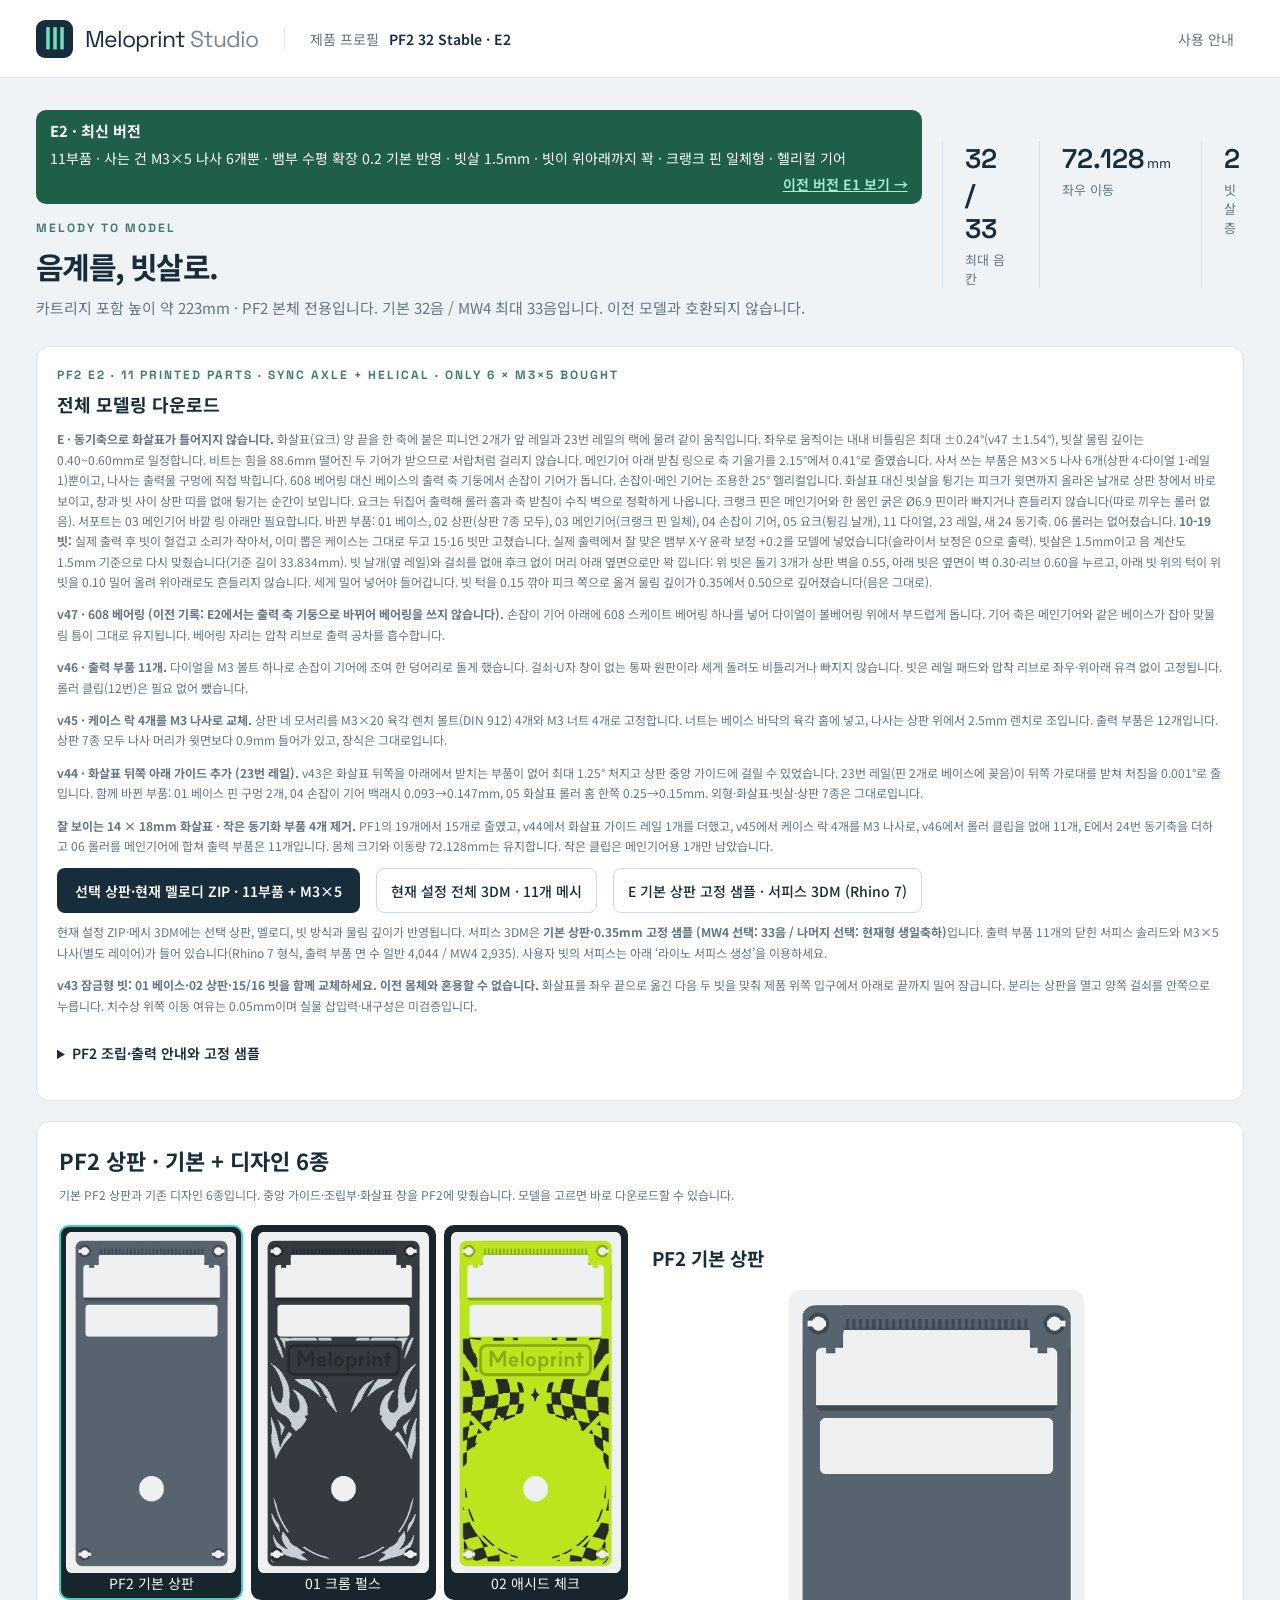
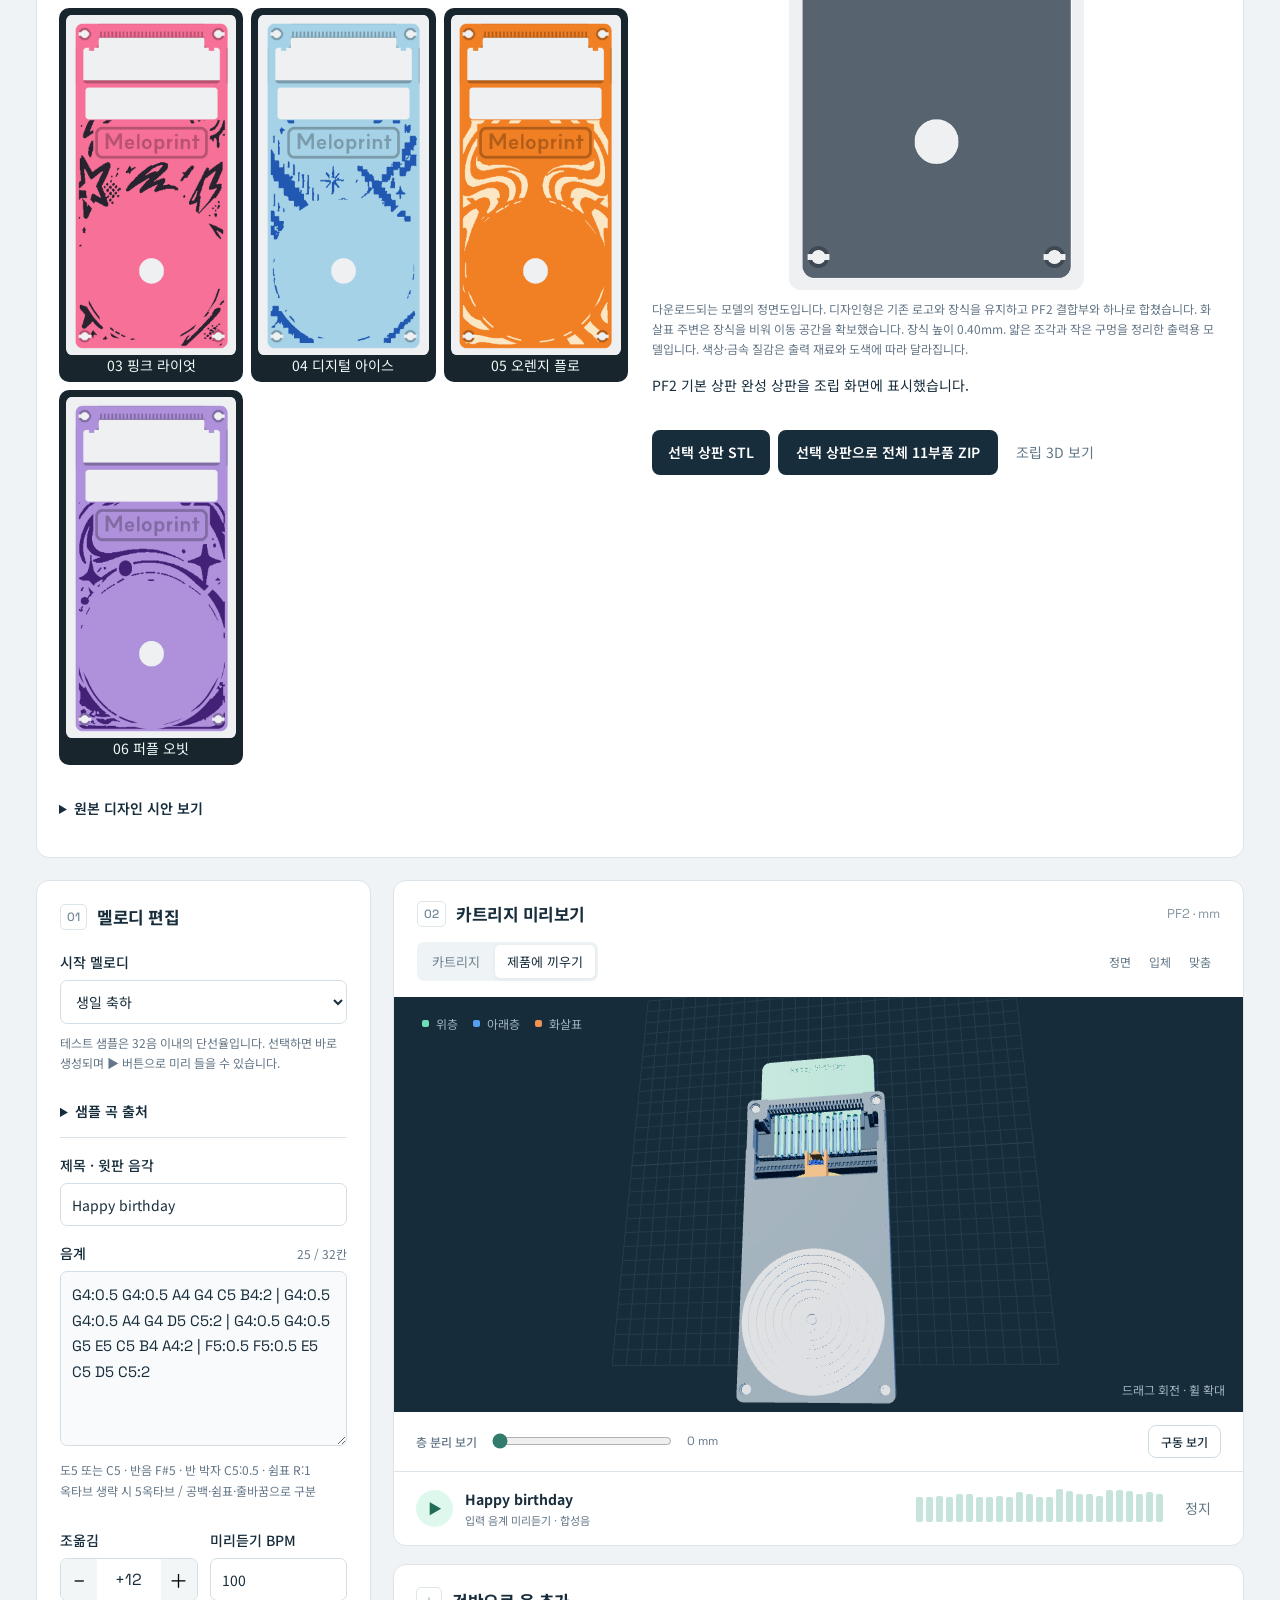
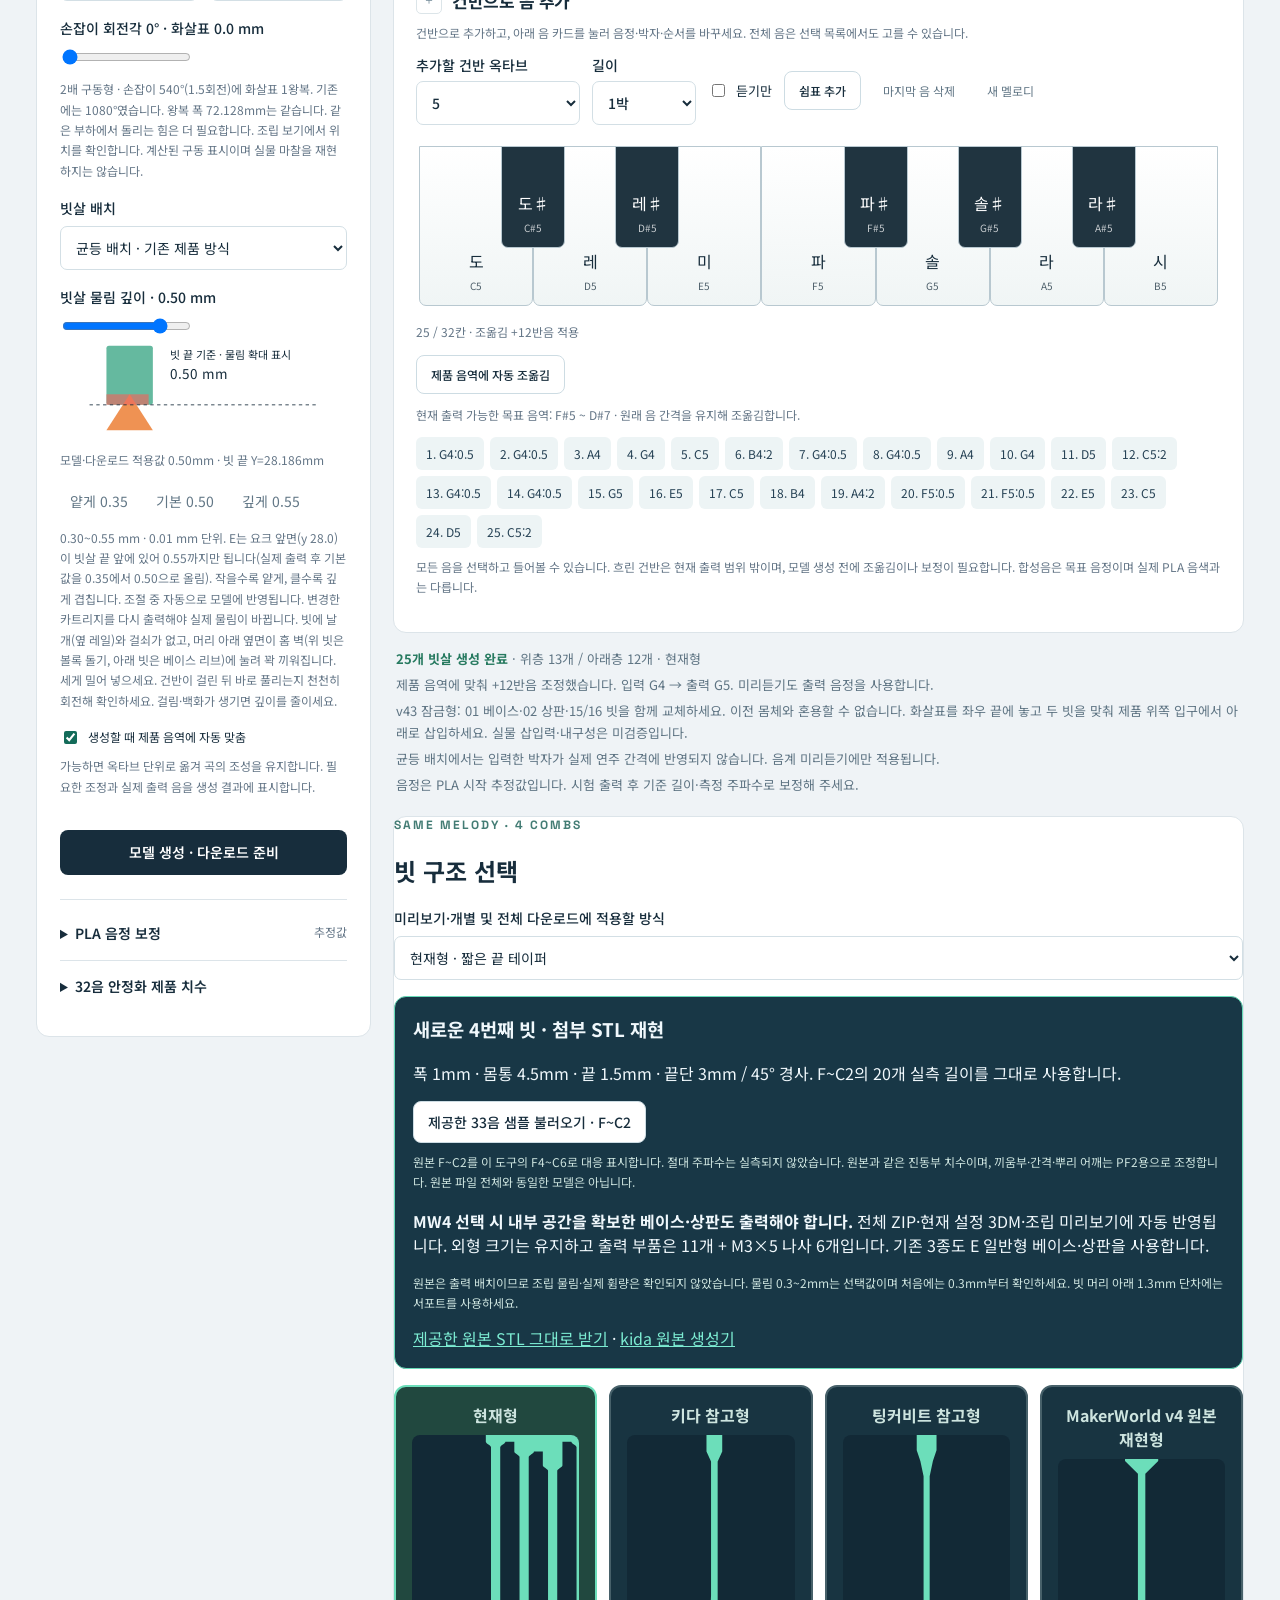
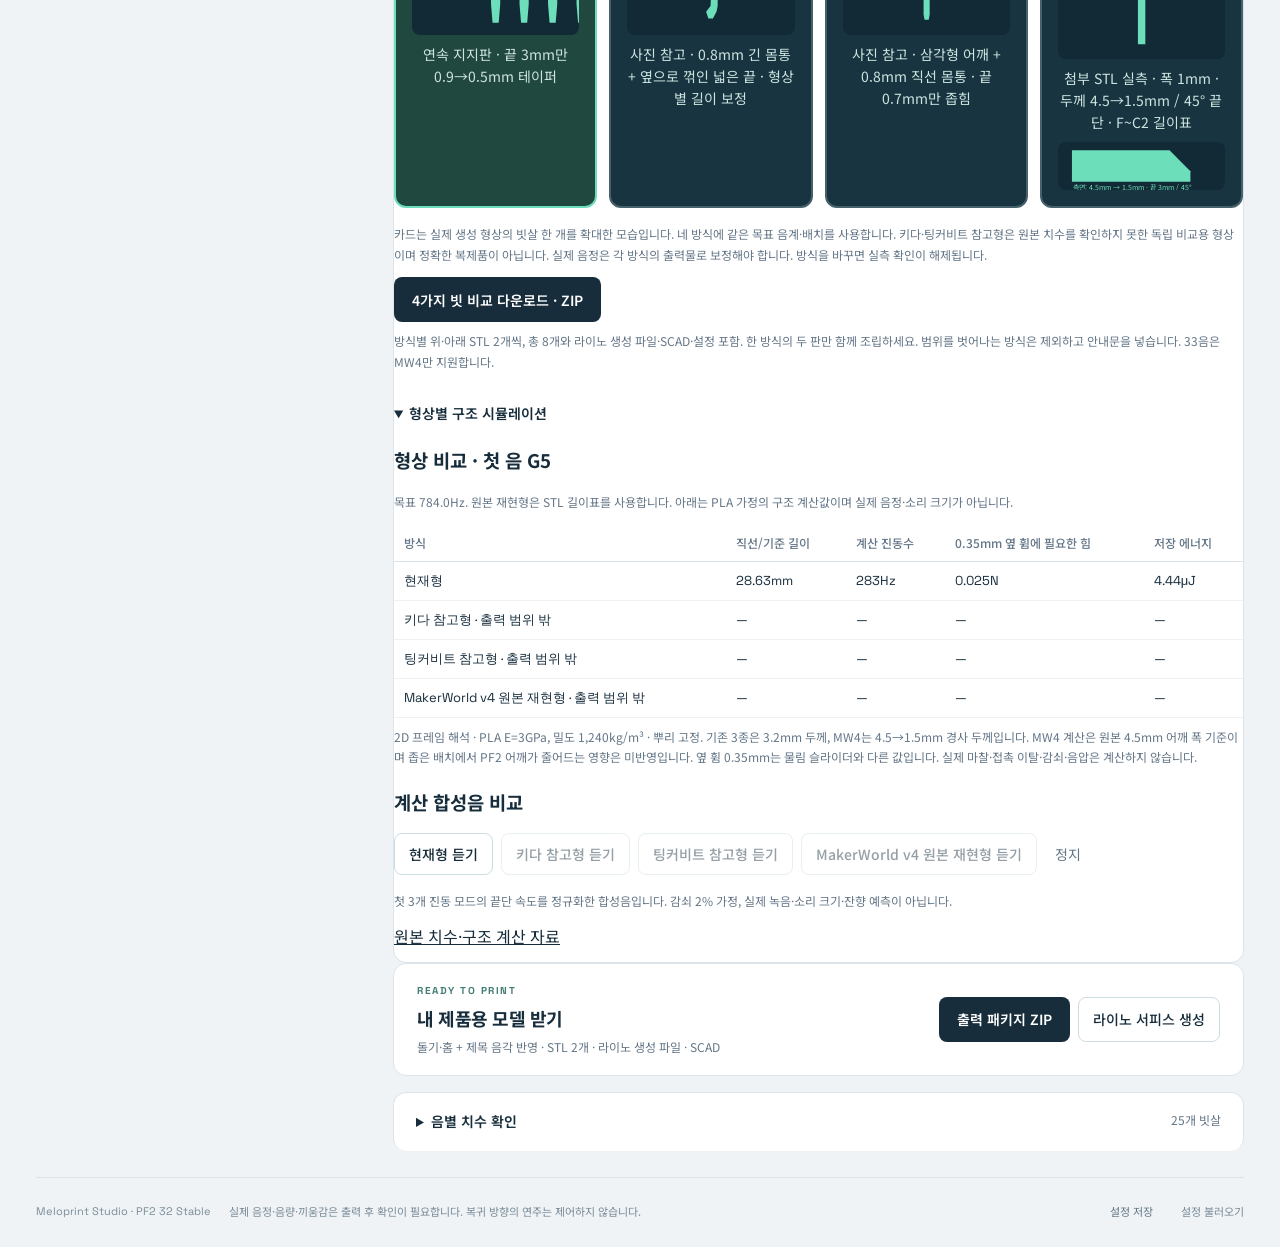
<file: index.html>
<!doctype html><html lang="ko"><head><meta charset="utf-8"><meta name="viewport" content="width=device-width,initial-scale=1"><meta name="theme-color" content="#152b39"><title>Meloprint Studio E2 — 음악 카트리지 모델링</title><meta name="description" content="PF2 32 Stable 전용 음계 입력, 3D 빗살 생성, 출력 파일 다운로드."><link rel="icon" type="image/svg+xml" href="data:image/svg+xml,%3Csvg xmlns='http://www.w3.org/2000/svg' viewBox='0 0 32 32'%3E%3Crect width='32' height='32' rx='7' fill='%23152b39'/%3E%3Cpath d='M8 8h16M9 8v16m5-16v12m5-12v16m5-16v10' stroke='%2368e0be' stroke-width='3'/%3E%3C/svg%3E"><link rel="stylesheet" href="style.css"></head><body>
<header class="topbar"><a class="brand" href="./"><span class="brandmark" aria-hidden="true">Ⅲ</span><span>Meloprint <b>Studio</b></span></a><div class="profile-badge"><span>제품 프로필</span><strong>PF2 32 Stable · E2</strong></div><button id="helpBtn" class="quiet">사용 안내</button></header>
<main>
<section class="intro"><div><div class="version-bar" style="display:flex;flex-wrap:wrap;align-items:center;gap:6px 16px;margin:0 0 16px;padding:10px 14px;border-radius:10px;background:#1f5f4a;color:#fff;font-size:14px;line-height:1.45"><strong style="font-size:15px">E2 · 최신 버전</strong><span>11부품 · 사는 건 M3×5 나사 6개뿐 · 뱀부 수평 확장 0.2 기본 반영 · 빗살 1.5mm · 빗이 위아래까지 꽉 · 크랭크 핀 일체형 · 헬리컬 기어</span><a href="e1/" style="margin-left:auto;color:#a9ecd2;font-weight:600;text-decoration:underline">이전 버전 E1 보기 →</a></div><p class="eyebrow">MELODY TO MODEL</p><h1>음계를, 빗살로.</h1><p>카트리지 포함 높이 약 223mm · PF2 본체 전용입니다. 기본 32음 / MW4 최대 33음입니다. 이전 모델과 호환되지 않습니다.</p></div><div class="fit-summary"><span><b>32 / 33</b> 최대 음 칸</span><span><b>72.128<small>mm</small></b> 좌우 이동</span><span><b>2</b> 빗살 층</span></div></section>
<section class="panel full-downloads"><p class="eyebrow">PF2 E2 · 11 PRINTED PARTS · SYNC AXLE + HELICAL · ONLY 6 × M3×5 BOUGHT</p><h2>전체 모델링 다운로드</h2><p class="hint"><strong>E · 동기축으로 화살표가 틀어지지 않습니다.</strong> 화살표(요크) 양 끝을 한 축에 붙은 피니언 2개가 앞 레일과 23번 레일의 랙에 물려 같이 움직입니다. 좌우로 움직이는 내내 비틀림은 최대 ±0.24°(v47 ±1.54°), 빗살 물림 깊이는 0.40~0.60mm로 일정합니다. 비트는 힘을 88.6mm 떨어진 두 기어가 받으므로 서랍처럼 걸리지 않습니다. 메인기어 아래 받침 링으로 축 기울기를 2.15°에서 0.41°로 줄였습니다. 사서 쓰는 부품은 M3×5 나사 6개(상판 4·다이얼 1·레일 1)뿐이고, 나사는 출력물 구멍에 직접 박힙니다. 608 베어링 대신 베이스의 출력 축 기둥에서 손잡이 기어가 돕니다. 손잡이·메인 기어는 조용한 25° 헬리컬입니다. 화살표 대신 빗살을 튕기는 피크가 윗면까지 올라온 날개로 상판 창에서 바로 보이고, 창과 빗 사이 상판 띠를 없애 튕기는 순간이 보입니다. 요크는 뒤집어 출력해 롤러 홈과 축 받침이 수직 벽으로 정확하게 나옵니다. 크랭크 핀은 메인기어와 한 몸인 굵은 Ø6.9 핀이라 빠지거나 흔들리지 않습니다(따로 끼우는 롤러 없음). 서포트는 03 메인기어 바깥 링 아래만 필요합니다. 바뀐 부품: 01 베이스, 02 상판(상판 7종 모두), 03 메인기어(크랭크 핀 일체), 04 손잡이 기어, 05 요크(튕김 날개), 11 다이얼, 23 레일, 새 24 동기축. 06 롤러는 없어졌습니다. <strong>10-19 빗:</strong> 실제 출력 후 빗이 헐겁고 소리가 작아서, 이미 뽑은 케이스는 그대로 두고 15·16 빗만 고쳤습니다. 실제 출력에서 잘 맞은 뱀부 X-Y 윤곽 보정 +0.2를 모델에 넣었습니다(슬라이서 보정은 0으로 출력). 빗살은 1.5mm이고 음 계산도 1.5mm 기준으로 다시 맞췄습니다(기준 길이 33.834mm). 빗 날개(옆 레일)와 걸쇠를 없애 후크 없이 머리 아래 옆면으로만 꽉 낍니다: 위 빗은 돌기 3개가 상판 벽을 0.55, 아래 빗은 옆면이 벽 0.30·리브 0.60을 누르고, 아래 빗 위의 턱이 위 빗을 0.10 밀어 올려 위아래로도 흔들리지 않습니다. 세게 밀어 넣어야 들어갑니다. 빗 턱을 0.15 깎아 피크 쪽으로 옮겨 물림 깊이가 0.35에서 0.50으로 깊어졌습니다(음은 그대로).</p><p class="hint"><strong>v47 · 608 베어링 (이전 기록: E2에서는 출력 축 기둥으로 바뀌어 베어링을 쓰지 않습니다).</strong> 손잡이 기어 아래에 608 스케이트 베어링 하나를 넣어 다이얼이 볼베어링 위에서 부드럽게 돕니다. 기어 축은 메인기어와 같은 베이스가 잡아 맞물림 틈이 그대로 유지됩니다. 베어링 자리는 압착 리브로 출력 공차를 흡수합니다.</p><p class="hint"><strong>v46 · 출력 부품 11개.</strong> 다이얼을 M3 볼트 하나로 손잡이 기어에 조여 한 덩어리로 돌게 했습니다. 걸쇠·U자 창이 없는 통짜 원판이라 세게 돌려도 비틀리거나 빠지지 않습니다. 빗은 레일 패드와 압착 리브로 좌우·위아래 유격 없이 고정됩니다. 롤러 클립(12번)은 필요 없어 뺐습니다.</p><p class="hint"><strong>v45 · 케이스 락 4개를 M3 나사로 교체.</strong> 상판 네 모서리를 M3×20 육각 렌치 볼트(DIN 912) 4개와 M3 너트 4개로 고정합니다. 너트는 베이스 바닥의 육각 홈에 넣고, 나사는 상판 위에서 2.5mm 렌치로 조입니다. 출력 부품은 12개입니다. 상판 7종 모두 나사 머리가 윗면보다 0.9mm 들어가 있고, 장식은 그대로입니다.</p><p class="hint"><strong>v44 · 화살표 뒤쪽 아래 가이드 추가 (23번 레일).</strong> v43은 화살표 뒤쪽을 아래에서 받치는 부품이 없어 최대 1.25° 처지고 상판 중앙 가이드에 걸릴 수 있었습니다. 23번 레일(핀 2개로 베이스에 꽂음)이 뒤쪽 가로대를 받쳐 처짐을 0.001°로 줄입니다. 함께 바뀐 부품: 01 베이스 핀 구멍 2개, 04 손잡이 기어 백래시 0.093→0.147mm, 05 화살표 롤러 홈 한쪽 0.25→0.15mm. 외형·화살표·빗살·상판 7종은 그대로입니다.</p><p class="hint"><strong>잘 보이는 14 × 18mm 화살표 · 작은 동기화 부품 4개 제거.</strong> PF1의 19개에서 15개로 줄였고, v44에서 화살표 가이드 레일 1개를 더했고, v45에서 케이스 락 4개를 M3 나사로, v46에서 롤러 클립을 없애 11개, E에서 24번 동기축을 더하고 06 롤러를 메인기어에 합쳐 출력 부품은 11개입니다. 몸체 크기와 이동량 72.128mm는 유지합니다. 작은 클립은 메인기어용 1개만 남았습니다.</p><div class="cover-actions"><button id="downloadFullZip" class="primary">선택 상판·현재 멜로디 ZIP · 11부품 + M3×5</button><p id="fullZipStatus" role="status"></p><button id="download3dm" class="outline">현재 설정 전체 3DM · 11개 메시</button><p id="cadStatus" role="status"></p><button class="outline" id="downloadSurface3dm">E 기본 상판 고정 샘플 · 서피스 3DM (Rhino 7)</button><p id="surfaceCadStatus" role="status"></p></div><p class="hint">현재 설정 ZIP·메시 3DM에는 선택 상판, 멜로디, 빗 방식과 물림 깊이가 반영됩니다. 서피스 3DM은 <strong>기본 상판·0.35mm 고정 샘플 (MW4 선택: 33음 / 나머지 선택: 현재형 생일축하)</strong>입니다. 출력 부품 11개의 닫힌 서피스 솔리드와 M3×5 나사(별도 레이어)가 들어 있습니다(Rhino 7 형식, 출력 부품 면 수 일반 4,044 / MW4 2,935). 사용자 빗의 서피스는 아래 ‘라이노 서피스 생성’을 이용하세요.</p><p class="hint"><strong>v43 잠금형 빗: 01 베이스·02 상판·15/16 빗을 함께 교체하세요. 이전 몸체와 혼용할 수 없습니다.</strong> 화살표를 좌우 끝으로 옮긴 다음 두 빗을 맞춰 제품 위쪽 입구에서 아래로 끝까지 밀어 잠급니다. 분리는 상판을 열고 양쪽 걸쇠를 안쪽으로 누릅니다. 치수상 위쪽 이동 여유는 0.05mm이며 실물 삽입력·내구성은 미검증입니다.</p><details><summary>PF2 조립·출력 안내와 고정 샘플</summary><p class="hint">v40 이하 PF2 출력물에서는 01·03·04·06·11·22번을 v41로 교체합니다. v43은 R2 창 모서리를 유지하고 빗 삽입 통로와 잠금턱을 변경했습니다. 화살표는 유지합니다. 11번은 기존 작은 클립이 아니라 마지막에 끼우는 큰 손잡이 원판입니다. 이전 CG1/RevJ 구동부와 혼용하지 마세요. E는 동기축과 두 랙이 화살표를 정렬하고, 상판이 화살표가 들리지 않게 위를 막으므로 상판을 닫고 사용합니다. v43 몸체로 교체한 이후에는 15·16 두 판을 함께 교체합니다.</p><a class="outline" href="downloads/Meloprint_PF2_Print_Package.zip" download>E 현재형 고정 샘플 전체 ZIP · STEP·3DM·설명서</a> <a class="outline" href="downloads/Meloprint_PF2_MW4_Print_Package.zip" download>E MW4 33음 고정 샘플 전체 ZIP · STEP·3DM</a> <a class="outline" href="downloads/Meloprint_PF2_E2_Print_Plates.zip" download>출력 판 3MF · 220mm 판 4장 (AP1·MW4, 03 바깥 링 아래만 서포트)</a><p class="hint"><strong>E 조립 순서:</strong> 축 기둥에 그리스를 조금 바르고 04 기어를 베이스 축 기둥에 끼움 → 03 메인기어·10 클립 → 23 레일 핀 2개를 베이스 구멍에 꽂은 뒤, 베이스를 옆으로 세워 바닥에서 M3×5으로 고정(나사가 레일에 직접 박힘) → 크랭크를 약 45°로 돌리고 크랭크 핀에 그리스를 조금 바름 → <strong>24 동기축을 두 랙 위에 올려 크랭크 핀 바로 위로 굴림</strong> → 05 요크를 위에서 내려 축 위에 얹음 → 요크를 가운데 두고 02 상판, M3×5 4개(베이스 모서리 기둥에 직접 박힘) → 11 다이얼을 육각에 끼우고 M3×5로 조임 → 요크를 끝으로 옮기고 15 아래 빗, 16 위 빗 순서로 뒤에서 끝까지 세게 밀어 넣음(홈에 꽉 끼는 압입). 빗을 뺄 때는 나사 4개를 풀고 상판을 엽니다. 05 요크는 뒤집어서(윗면이 바닥), 23 레일은 빗 반대쪽 긴 면을 바닥에, 24 동기축은 뒤 링을 바닥에 세워(브림 8~10mm) 출력합니다. 서포트는 03 메인기어 바깥 링 아래만 필요합니다.</p><p class="hint">v41: 아래 기어 → 상판 → 위 손잡이 순으로 조립합니다. 새 손잡이 걸쇠는 동봉 시험편으로 먼저 확인하세요. 서포트가 필요한 부위가 있습니다. 먼저 동봉된 가이드 시험편으로 출력 공차를 확인하세요. 검사 결과는 CAD 형상 기준이며 실제 마찰·내구성·음질은 시험 전입니다. 디자인 상판은 PF2 가이드와 화살표 이동 공간을 유지하도록 갱신했습니다.</p></details></section>
<section class="panel cover-designer" id="coverDesigner"><h2>PF2 상판 · 기본 + 디자인 6종</h2><p class="hint">기본 PF2 상판과 기존 디자인 6종입니다. 중앙 가이드·조립부·화살표 창을 PF2에 맞췄습니다. 모델을 고르면 바로 다운로드할 수 있습니다.</p><div class="cover-grid"><div class="cover-settings"><div id="coverChoices" class="cover-choices" role="group" aria-label="완성 상판 선택"></div><details><summary>원본 디자인 시안 보기</summary><img src="assets/cover-concepts.png" alt="완성 상판 디자인 원본 6종" style="width:100%;height:auto"></details></div><div class="cover-result"><h3 id="coverModelName"></h3><img id="coverModelPreview" class="fixed-cover-preview" alt="실제 완성 상판 모델"><p class="hint">다운로드되는 모델의 정면도입니다. 디자인형은 기존 로고와 장식을 유지하고 PF2 결합부와 하나로 합쳤습니다. 화살표 주변은 장식을 비워 이동 공간을 확보했습니다. 장식 높이 0.40mm. 얇은 조각과 작은 구멍을 정리한 출력용 모델입니다. 색상·금속 질감은 출력 재료와 도색에 따라 달라집니다.</p><p id="coverStatus" role="status" aria-live="polite"></p><div class="cover-actions"><a id="coverStl" class="primary" download>선택 상판 STL</a><button id="coverFullZip" class="primary">선택 상판으로 전체 11부품 ZIP</button><button id="cover3d" class="quiet">조립 3D 보기</button></div></div></div></section>
<div class="workspace"><aside class="editor panel">
<div class="section-title"><span class="step">01</span><h2>멜로디 편집</h2></div>
<label for="preset">시작 멜로디</label><select id="preset"><option value="birthday">생일 축하</option><optgroup label="퍼블릭 도메인 · 테스트 샘플"><option value="twinkle">작은 별 · 14음</option><option value="odejoy">환희의 송가 · 30음</option><option value="jingle">징글벨 · 후렴 26음</option><option value="elise">엘리제를 위하여 · 도입 26음</option></optgroup><option value="scale">도장조 음계</option><option value="test">PLA 보정 시험</option><option value="custom">직접 입력</option></select>
<p class="hint">테스트 샘플은 32음 이내의 단선율입니다. 선택하면 바로 생성되며 ▶ 버튼으로 미리 들을 수 있습니다.</p><details><summary>샘플 곡 출처</summary><p class="hint">오래된 원곡의 선율을 테스트용으로 짧게 옮겼습니다. 가사·기존 음원은 포함하지 않으며 소리는 브라우저에서 합성합니다. 원곡은 퍼블릭 도메인입니다.</p><p class="hint"><a href="https://commons.wikimedia.org/wiki/File:Mozart_Ah,_vous_dirai-je_Maman.jpeg" target="_blank" rel="noopener noreferrer">작은 별 원선율</a> · <a href="https://www.mutopiaproject.org/cgibin/piece-info.cgi?id=528" target="_blank" rel="noopener noreferrer">환희의 송가</a> · <a href="https://www.loc.gov/item/2023838067/" target="_blank" rel="noopener noreferrer">징글벨</a> · <a href="https://www.mutopiaproject.org/cgibin/piece-info.cgi?id=931" target="_blank" rel="noopener noreferrer">엘리제를 위하여</a></p></details>
<label for="title">제목 · 윗판 음각</label><input id="title" value="Happy birthday" maxlength="60">

<div class="labelrow"><label for="notes">음계</label><span id="count">25 / 32칸</span></div><textarea id="notes" spellcheck="false" rows="6" aria-describedby="syntax"></textarea><p id="syntax" class="hint">도5 또는 C5 · 반음 F#5 · 반 박자 C5:0.5 · 쉼표 R:1<br>옥타브 생략 시 5옥타브 / 공백·쉼표·줄바꿈으로 구분</p>
<div class="two-cols"><div><label for="transpose">조옮김</label><div class="stepper"><button id="down" aria-label="반음 낮추기">−</button><output id="transpose">0</output><button id="up" aria-label="반음 높이기">＋</button></div></div><div><label for="bpm">미리듣기 BPM</label><input id="bpm" type="number" min="30" max="240" value="100"></div></div>
<label for="driveAngle">손잡이 회전각 <output id="driveAngleValue">0°</output></label><input id="driveAngle" type="range" min="0" max="540" step="1" value="0"><p class="hint">2배 구동형 · 손잡이 540°(1.5회전)에 화살표 1왕복. 기존에는 1080°였습니다. 왕복 폭 72.128mm는 같습니다. 같은 부하에서 돌리는 힘은 더 필요합니다. 조립 보기에서 위치를 확인합니다. 계산된 구동 표시이며 실물 마찰을 재현하지는 않습니다.</p><label for="layout">빗살 배치</label><select id="layout"><option value="uniform">균등 배치 · 기존 제품 방식</option><option value="rhythm">박자 반영 · 일정 회전 속도 기준</option></select>
<label for="pluckDepth">빗살 물림 깊이 · <output id="pluckDepthValue" for="pluckDepth">0.50 mm</output></label><input id="pluckDepth" type="range" min="0.30" max="0.55" step="0.01" value="0.50" aria-describedby="pluckDepthHint"><div id="depthPreview" aria-live="polite"><svg viewBox="0 0 340 115" width="100%" style="max-width:400px" role="img" aria-label="물림 깊이 확대 개념도"><rect x="55" y="8" width="55" height="70" rx="3" fill="#65b99f"/><path id="depthPick" fill="#ef9253" d="M180 100 L230 100 L205 78Z"/><rect id="depthOverlap" x="180" y="78" width="50" height="0" fill="#ed675f" opacity=".65"/><line x1="35" y1="78" x2="305" y2="78" stroke="currentColor" stroke-dasharray="4 4"/><text x="130" y="24" fill="currentColor" font-size="13">빗 끝 기준 · 물림 확대 표시</text><text id="depthDiagramValue" x="130" y="47" fill="currentColor" font-size="16"></text></svg><p id="depthApplied" class="hint"></p></div><div id="pluckPresets" class="cover-actions" role="group" aria-label="물림 깊이 비교"><button type="button" class="quiet" data-depth="0.35">얕게 0.35</button><button type="button" class="quiet" data-depth="0.50">기본 0.50</button><button type="button" class="quiet" data-depth="0.55">깊게 0.55</button></div><p class="hint" id="pluckDepthHint">0.30~0.55 mm · 0.01 mm 단위. E는 요크 앞면(y 28.0)이 빗살 끝 앞에 있어 0.55까지만 됩니다(실제 출력 후 기본값을 0.35에서 0.50으로 올림). 작을수록 얕게, 클수록 깊게 겹칩니다. 조절 중 자동으로 모델에 반영됩니다. 변경한 카트리지를 다시 출력해야 실제 물림이 바뀝니다. 빗에 날개(옆 레일)와 걸쇠가 없고, 머리 아래 옆면이 홈 벽(위 빗은 볼록 돌기, 아래 빗은 베이스 리브)에 눌려 꽉 끼워집니다. 세게 밀어 넣으세요. 건반이 걸린 뒤 바로 풀리는지 천천히 회전해 확인하세요. 걸림·백화가 생기면 깊이를 줄이세요.</p>
<label class="check"><input type="checkbox" id="autoFit" checked>생성할 때 제품 음역에 자동 맞춤</label><p class="hint">가능하면 옥타브 단위로 옮겨 곡의 조성을 유지합니다. 필요한 조정과 실제 출력 음을 생성 결과에 표시합니다.</p><button class="primary" id="generate">모델 생성 · 다운로드 준비</button>
<div class="divider"></div><details id="calibration"><summary>PLA 음정 보정 <span id="calStatus">추정값</span></summary><p class="hint">선택한 방식의 빗을 조립한 상태에서 측정한 빗살 길이와 주파수를 넣으세요. 이전 구조의 측정값은 다시 보정해야 합니다. 기본값은 미측정 시작값입니다. kida의 실측 음향 설계를 사용한 것이 아니며, 미리듣기는 목표 음의 합성음입니다. 보정 후에도 조립 상태에서 각 음을 확인하세요.</p><div class="two-cols"><div><label for="refLength">기준 길이 · mm</label><input id="refLength" type="number" min="10" max="45" step="0.1" value="33.834"></div><div><label for="refHz">측정 주파수 · Hz</label><input id="refHz" type="number" min="100" max="2500" step="0.1" value="561.22449"></div></div><label class="check"><input type="checkbox" id="measured">실제 출력물의 측정값입니다</label></details>
<details><summary>32음 안정화 제품 치수</summary><dl><div><dt>끼움 목 폭</dt><dd>기본 68.200 · 걸쇠 포함 최대 69.700 mm</dd></div><div><dt>두 판의 결합 두께</dt><dd>7.200 mm</dd></div><div><dt>측면 여유</dt><dd>기본 각 0.250 mm · 걸쇠 물림 각 0.500 mm</dd></div><div><dt>빗살 단면</dt><dd>기본 0.9 × 3.2mm / MW4 1 × 4.5mm → 끝 1.5mm</dd></div><div><dt>화살표 물림</dt><dd>0.30~2.00 mm · 조절 가능</dd></div></dl><p class="hint">PF2 32 Stable 화살표 및 본체와 사용합니다. RevI 및 이전 본체와 호환되지 않습니다. 이동량 72.128mm, 기본 위·아래 최대 16음씩, MW4는 17·16음입니다. 아랫판의 돌기 2개를 윗판 홈에 맞춘 뒤 함께 꽂으세요. v43은 빗 옆면의 일체형 걸쇠와 몸체 잠금턱으로 위쪽 빠짐을 막습니다. 01·02·15·16을 함께 교체하세요. 삽입 전 화살표를 좌우 끝에 놓으세요. 실제 끼움력과 마찰은 출력 후 확인해야 합니다.</p></details>
</aside>
<section class="main-column"><div class="preview panel"><div class="preview-top"><div class="section-title"><span class="step">02</span><h2>카트리지 미리보기</h2></div><span class="unit">PF2 · mm</span></div><div class="viewbar"><div class="segmented" aria-label="모델 보기"><button class="active" id="cartridgeView" aria-pressed="true">카트리지</button><button id="assemblyView" aria-pressed="false">제품에 끼우기</button></div><div class="view-actions"><button id="frontView" class="quiet">정면</button><button id="isoView" class="quiet">입체</button><button id="fitView" class="quiet">맞춤</button></div></div><div id="viewport" role="img" aria-label="생성한 음악 카트리지의 회전 가능한 3D 미리보기"><div id="loading">모델을 준비하고 있습니다…</div><div class="view-caption"><span class="swatch mint"></span>위층 <span class="swatch blue"></span>아래층 <span class="swatch orange"></span>화살표</div><div class="view-help">드래그 회전 · 휠 확대</div></div>
<div class="preview-controls"><label for="explode">층 분리 보기</label><input id="explode" type="range" min="0" max="14" step="0.5" value="0"><output id="explodeValue">0 mm</output><button id="motion" class="outline">구동 보기</button></div>
<div class="playback"><button id="play" class="play-button" aria-label="입력 음계 미리듣기">▶</button><div><strong id="songTitle">Happy birthday</strong><span id="playCaption">입력 음계 미리듣기 · 합성음</span></div><div id="noteStrip" class="note-strip"></div><button id="stop" class="quiet">정지</button></div></div>
<section class="piano panel" aria-labelledby="pianoTitle"><div class="section-title"><span class="step">＋</span><h2 id="pianoTitle">건반으로 음 추가</h2></div><p class="hint">건반으로 추가하고, 아래 음 카드를 눌러 음정·박자·순서를 바꾸세요. 전체 음은 선택 목록에서도 고를 수 있습니다.</p><div class="piano-options"><label>추가할 건반 옥타브<select id="octave"><option>0</option><option>1</option><option>2</option><option>3</option><option>4</option><option selected>5</option><option>6</option><option>7</option><option>8</option></select></label><label>길이<select id="noteBeat"><option value="0.125">⅛박</option><option value="0.25">¼박</option><option value="0.5">½박</option><option value="1" selected>1박</option><option value="1.5">1½박</option><option value="2">2박</option><option value="3">3박</option><option value="4">4박</option><option value="8">8박</option></select></label><label class="check"><input type="checkbox" id="auditionOnly">듣기만</label><button id="addRest" class="outline">쉼표 추가</button><button id="removeNote" class="quiet">마지막 음 삭제</button><button id="newMelody" class="quiet">새 멜로디</button></div><div class="piano-scroll"><div id="pianoKeys" class="piano-keys" aria-label="피아노 건반"></div></div><p id="pianoHint" class="hint" role="status"></p><button id="autoTranspose" class="outline">제품 음역에 자동 조옮김</button><p id="rangeHint" class="hint"></p><div id="melodyChips" class="melody-chips" aria-label="입력한 음 순서"></div><div id="selectedEditor" class="selected-editor" hidden><strong id="selectedLabel"></strong><div class="piano-options"><label>음 선택<select id="selectedPitch"></select></label><label>길이<select id="selectedBeat"><option value="0.125">⅛박</option><option value="0.25">¼박</option><option value="0.5">½박</option><option value="1">1박</option><option value="1.5">1½박</option><option value="2">2박</option><option value="3">3박</option><option value="4">4박</option><option value="8">8박</option></select></label><button id="applySelected" class="outline">선택 음 변경</button><button id="previewSelected" class="quiet">이 음 듣기</button><button id="moveLeft" class="quiet" aria-label="선택 음 앞으로 이동">← 앞으로</button><button id="moveRight" class="quiet" aria-label="선택 음 뒤로 이동">뒤로 →</button><button id="duplicateSelected" class="quiet">복제</button><button id="deleteSelected" class="quiet">삭제</button></div></div><p class="hint">모든 음을 선택하고 들어볼 수 있습니다. 흐린 건반은 현재 출력 범위 밖이며, 모델 생성 전에 조옮김이나 보정이 필요합니다. 합성음은 목표 음정이며 실제 PLA 음색과는 다릅니다.</p></section>
<div id="status" class="status" role="status" aria-live="polite"></div>
<section class="panel comb-variants"><p class="eyebrow">SAME MELODY · 4 COMBS</p><h2>빗 구조 선택</h2><label for="combStyle">미리보기·개별 및 전체 다운로드에 적용할 방식</label><select id="combStyle"><option value="current">현재형 · 짧은 끝 테이퍼</option><option value="kida">키다 참고형 · 꺾인 끝 접촉부</option><option value="tinkerbeat">팅커비트 참고형 · 삼각 어깨 / 긴 직선 몸통</option><option value="makerworld">MakerWorld v4 원본 재현형 · 실측 길이 / 45° 두께 경사</option></select><div class="mw-reference"><h3>새로운 4번째 빗 · 첨부 STL 재현</h3><p>폭 1mm · 몸통 4.5mm · 끝 1.5mm · 끝단 3mm / 45° 경사. F~C2의 20개 실측 길이를 그대로 사용합니다.</p><button type="button" id="makerworldSample" class="outline">제공한 33음 샘플 불러오기 · F~C2</button><p class="hint">원본 F~C2를 이 도구의 F4~C6로 대응 표시합니다. 절대 주파수는 실측되지 않았습니다. 원본과 같은 진동부 치수이며, 끼움부·간격·뿌리 어깨는 PF2용으로 조정합니다. 원본 파일 전체와 동일한 모델은 아닙니다.</p><p><b>MW4 선택 시 내부 공간을 확보한 베이스·상판도 출력해야 합니다.</b> 전체 ZIP·현재 설정 3DM·조립 미리보기에 자동 반영됩니다. 외형 크기는 유지하고 출력 부품은 11개 + M3×5 나사 6개입니다. 기존 3종도 E 일반형 베이스·상판을 사용합니다.</p><p class="hint">원본은 출력 배치이므로 조립 물림·실제 휨량은 확인되지 않았습니다. 물림 0.3~2mm는 선택값이며 처음에는 0.3mm부터 확인하세요. 빗 머리 아래 1.3mm 단차에는 서포트를 사용하세요.</p><a href="downloads/Musical_Fidget_Generator_v4_original.stl" download>제공한 원본 STL 그대로 받기</a> · <a href="https://makerworld.com/en/makerlab/parametricModelMaker?designId=1492688" target="_blank" rel="noopener">kida 원본 생성기</a></div><div id="combCards" class="comb-cards"></div><p class="hint">카드는 실제 생성 형상의 빗살 한 개를 확대한 모습입니다. 네 방식에 같은 목표 음계·배치를 사용합니다. 키다·팅커비트 참고형은 원본 치수를 확인하지 못한 독립 비교용 형상이며 정확한 복제품이 아닙니다. 실제 음정은 각 방식의 출력물로 보정해야 합니다. 방식을 바꾸면 실측 확인이 해제됩니다.</p><button id="downloadAllCombs" class="primary">4가지 빗 비교 다운로드 · ZIP</button><p class="hint">방식별 위·아래 STL 2개씩, 총 8개와 라이노 생성 파일·SCAD·설정 포함. 한 방식의 두 판만 함께 조립하세요. 범위를 벗어나는 방식은 제외하고 안내문을 넣습니다. 33음은 MW4만 지원합니다.</p><p id="combVariantStatus" role="status"></p><details open><summary>형상별 구조 시뮬레이션</summary><div id="combSimulation" aria-live="polite"></div></details></section>
<section class="download panel"><div><p class="eyebrow">READY TO PRINT</p><h2>내 제품용 모델 받기</h2><p id="downloadHint">위·아래 빗살을 모두 출력해 조립합니다.</p></div><div class="download-actions"><button id="downloadZip" class="primary">출력 패키지 ZIP</button><button id="downloadRhino" class="outline">라이노 서피스 생성</button></div></section>
<details class="table-panel panel"><summary>음별 치수 확인 <span id="tableCount"></span></summary><div class="table-scroll"><table><thead><tr><th>순서</th><th>음</th><th>박</th><th>층</th><th>위치 X</th><th>빗살 길이</th><th>목표 Hz</th></tr></thead><tbody id="noteTable"></tbody></table></div></details>
</section></div>
<footer><span>Meloprint Studio · PF2 32 Stable</span><p>실제 음정·음량·끼움감은 출력 후 확인이 필요합니다. 복귀 방향의 연주는 제어하지 않습니다.</p><button id="projectSave" class="quiet">설정 저장</button><label class="file-button" for="projectLoad">설정 불러오기</label><input type="file" id="projectLoad" accept="application/json,.json" hidden></footer>
</main>
<dialog id="help"><div class="dialog-header"><h2>사용 안내</h2><button id="closeHelp" aria-label="안내 닫기">×</button></div><ol><li><b>멜로디 입력</b><p>예제를 고르거나 도5, 레5 또는 C5 D5처럼 입력합니다. 기본 32칸, MW4는 33칸 이내이며 쉼표도 한 칸을 사용합니다.</p></li><li><b>생성 및 확인</b><p>빗살 길이 15.68~29.68mm를 벗어나면 조옮김이나 PLA 보정값을 조절합니다. 치수를 임의로 잘라 음을 바꾸지 않습니다.</p></li><li><b>출력</b><p>ZIP 안의 upper.stl과 lower.stl을 모두 출력합니다. 파일은 평평한 면이 바닥을 향합니다. PF2 11부품 + M3×5 나사 6개 구조(E, 베어링·너트 없음)를 사용하며 빗은 15·16번입니다.</p></li><li><b>라이노에서 편집</b><p>받은 .py 파일을 Rhino 7의 빈 mm 문서에서 _RunPythonScript로 실행하면 두 개의 닫힌 서피스 솔리드를 생성합니다. 3DM으로 저장할 수 있습니다. Rhino 실제 실행은 아직 미검증입니다.</p></li><li><b>음정 보정</b><p>현재 구조를 같은 재료·출력 방향으로 출력하고 조립한 뒤, 빗살의 직선 구간 길이와 실제 Hz를 입력해 다시 생성합니다. 한 음의 보정은 전체 음역의 정확도를 보장하지 않습니다.</p></li></ol><p><b>박자와 소리</b><br>미리듣기는 목표 음을 합성한 소리입니다. 실제 PLA 소리 예측이 아닙니다. 박자 반영 배치는 일정한 크랭크 속도를 가정하며 손으로 돌리는 속도에 따라 달라집니다.</p><p class="hint">음계 편집·조옮김 아이디어 참고: <a href="https://makerworld.com/en/models/1492688-musical-fidget-generator" target="_blank" rel="noopener">kida · Musical Fidget Generator</a>, <a href="https://makerworld.com/en/makerlab/parametricModelMaker?designId=1492688" target="_blank" rel="noopener">MakerLab</a>. 원본 SCAD 코드는 사용하지 않은 독립 구현입니다.</p></dialog>
<div id="toast" role="status" aria-live="polite"></div><script type="module" src="app.js"></script></body></html>
</file>
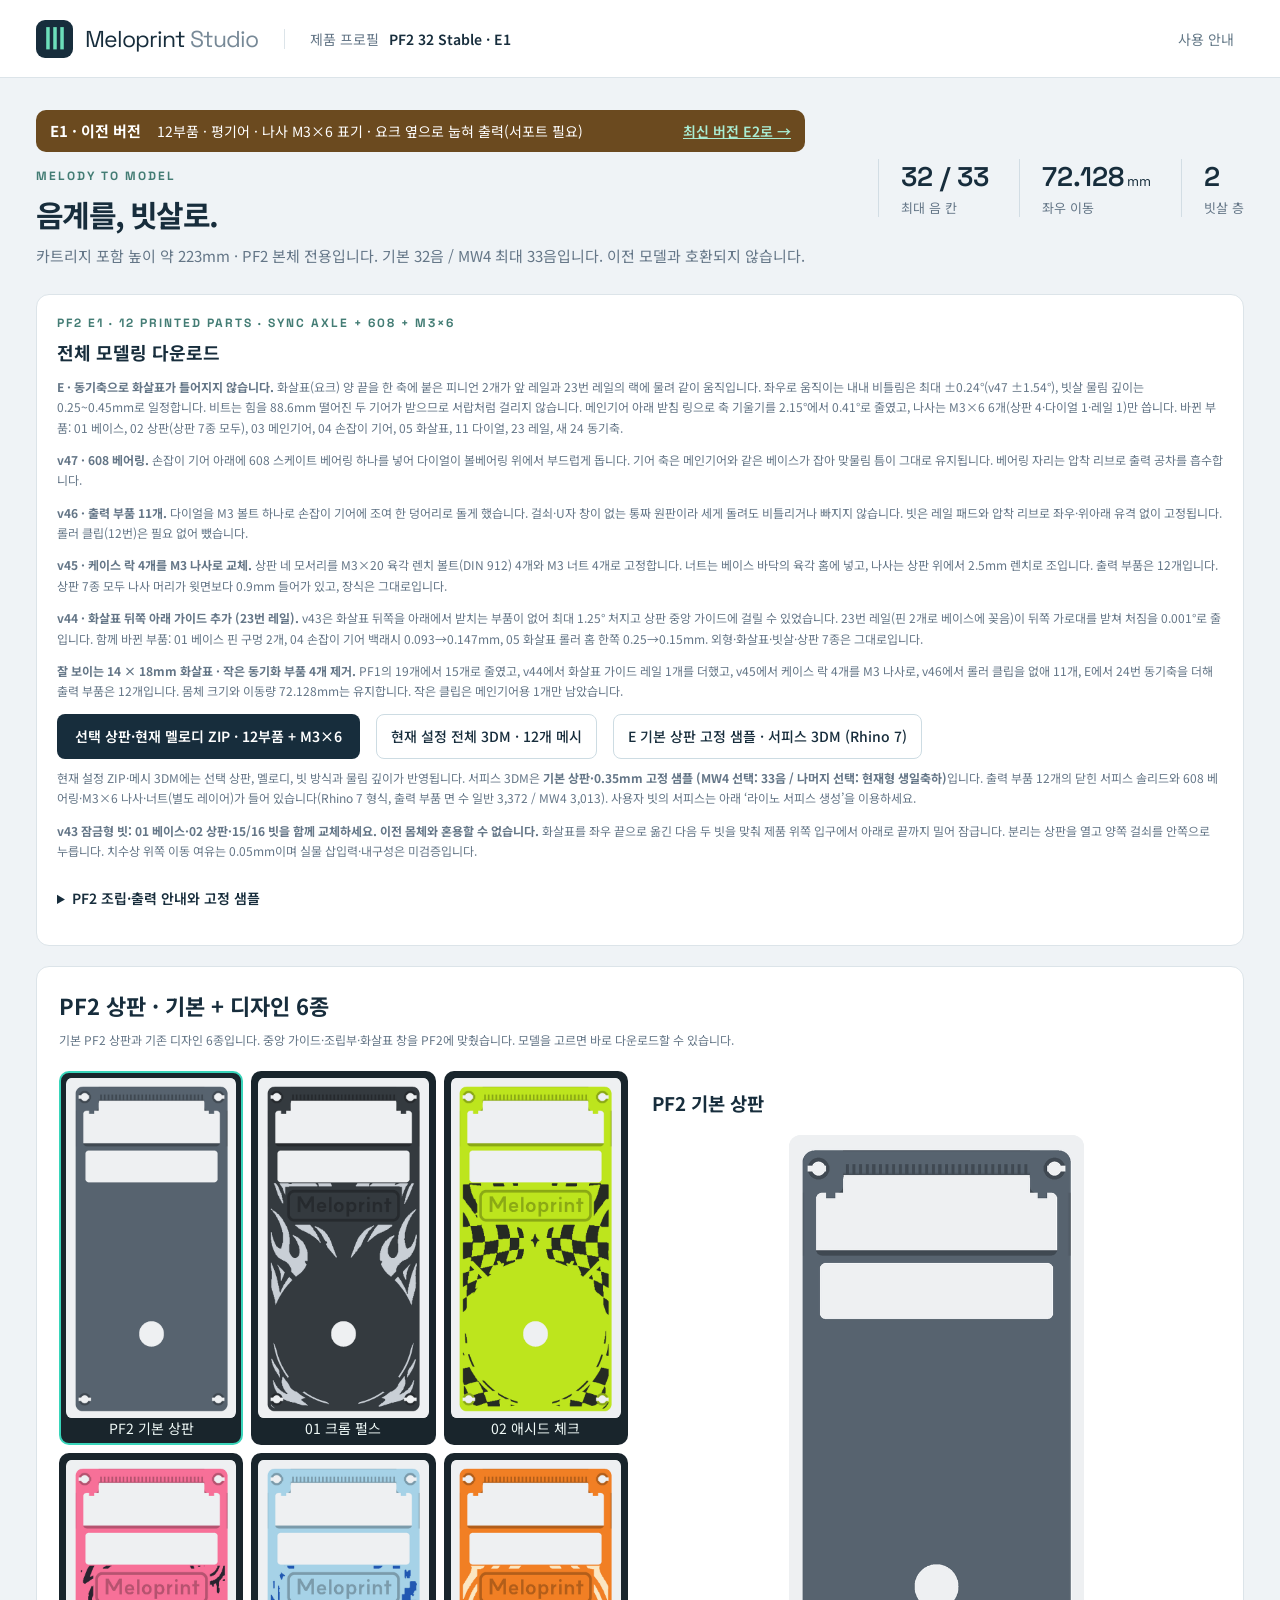
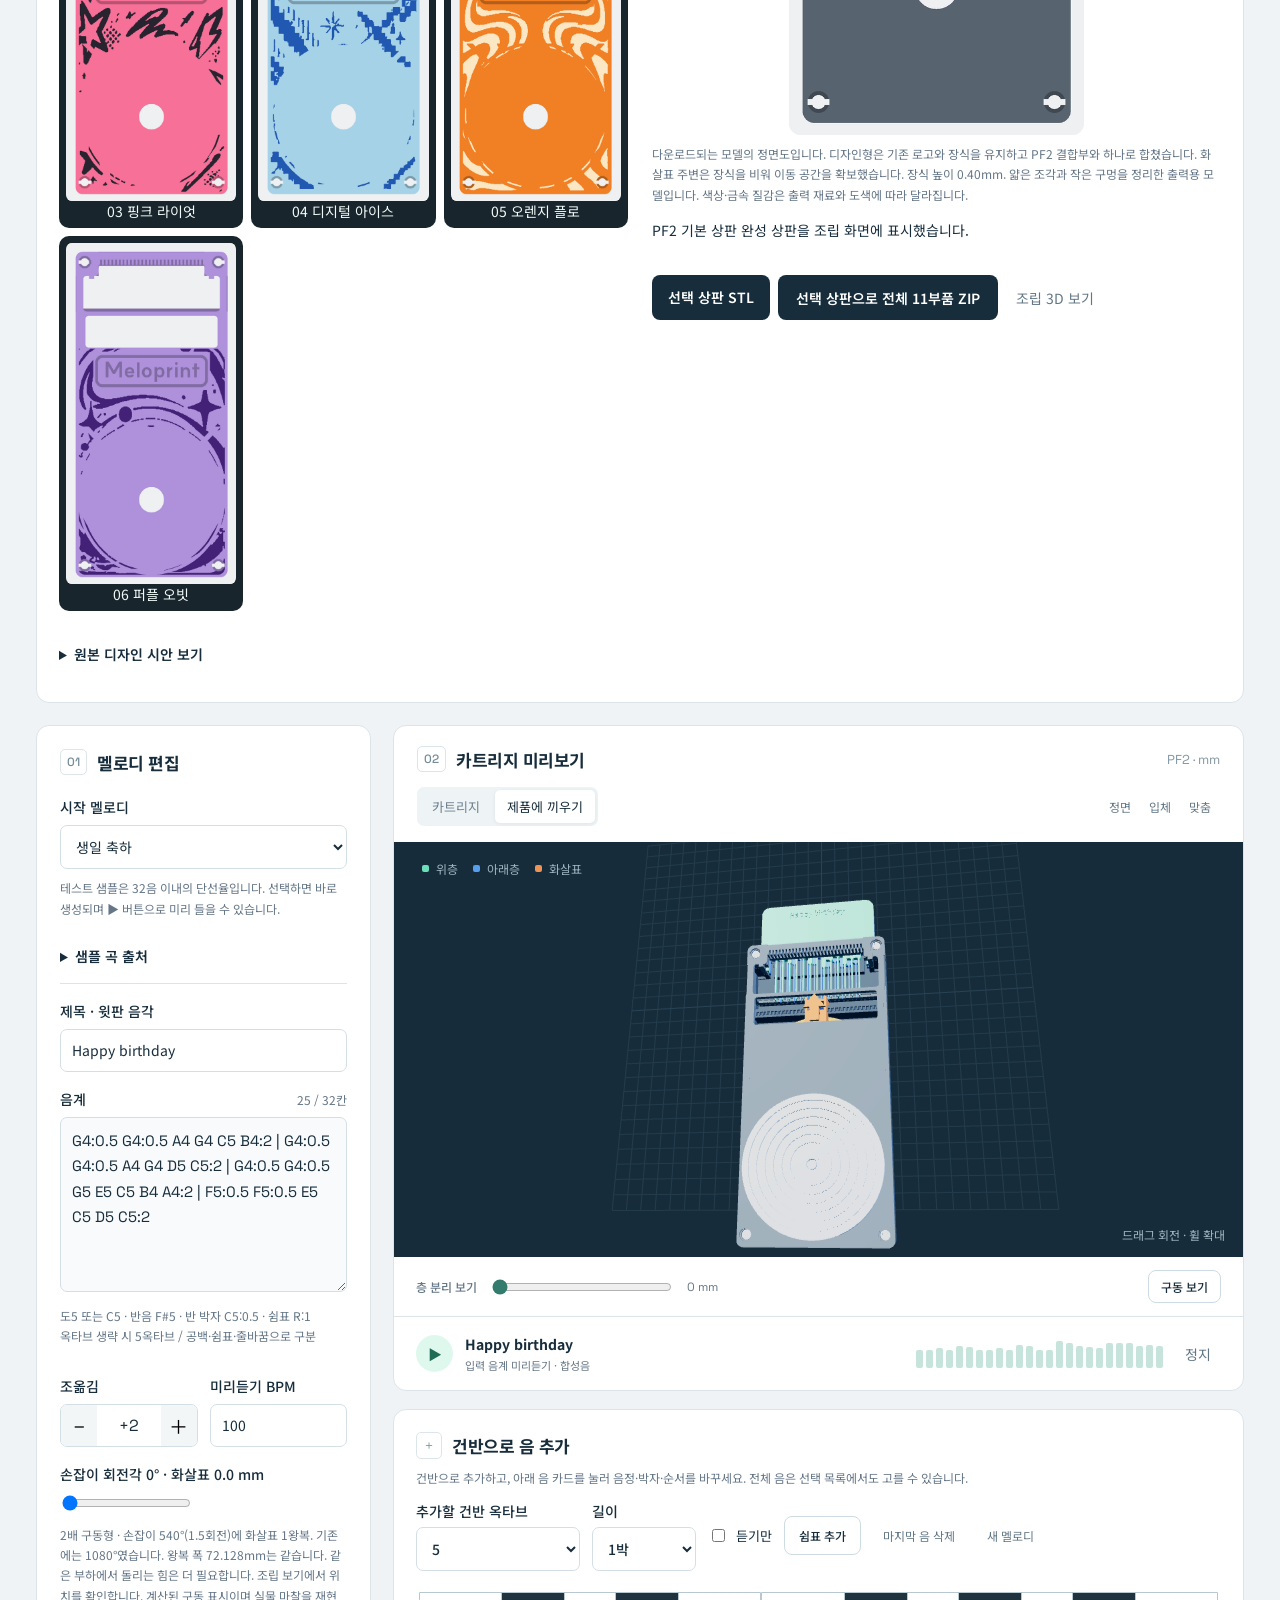
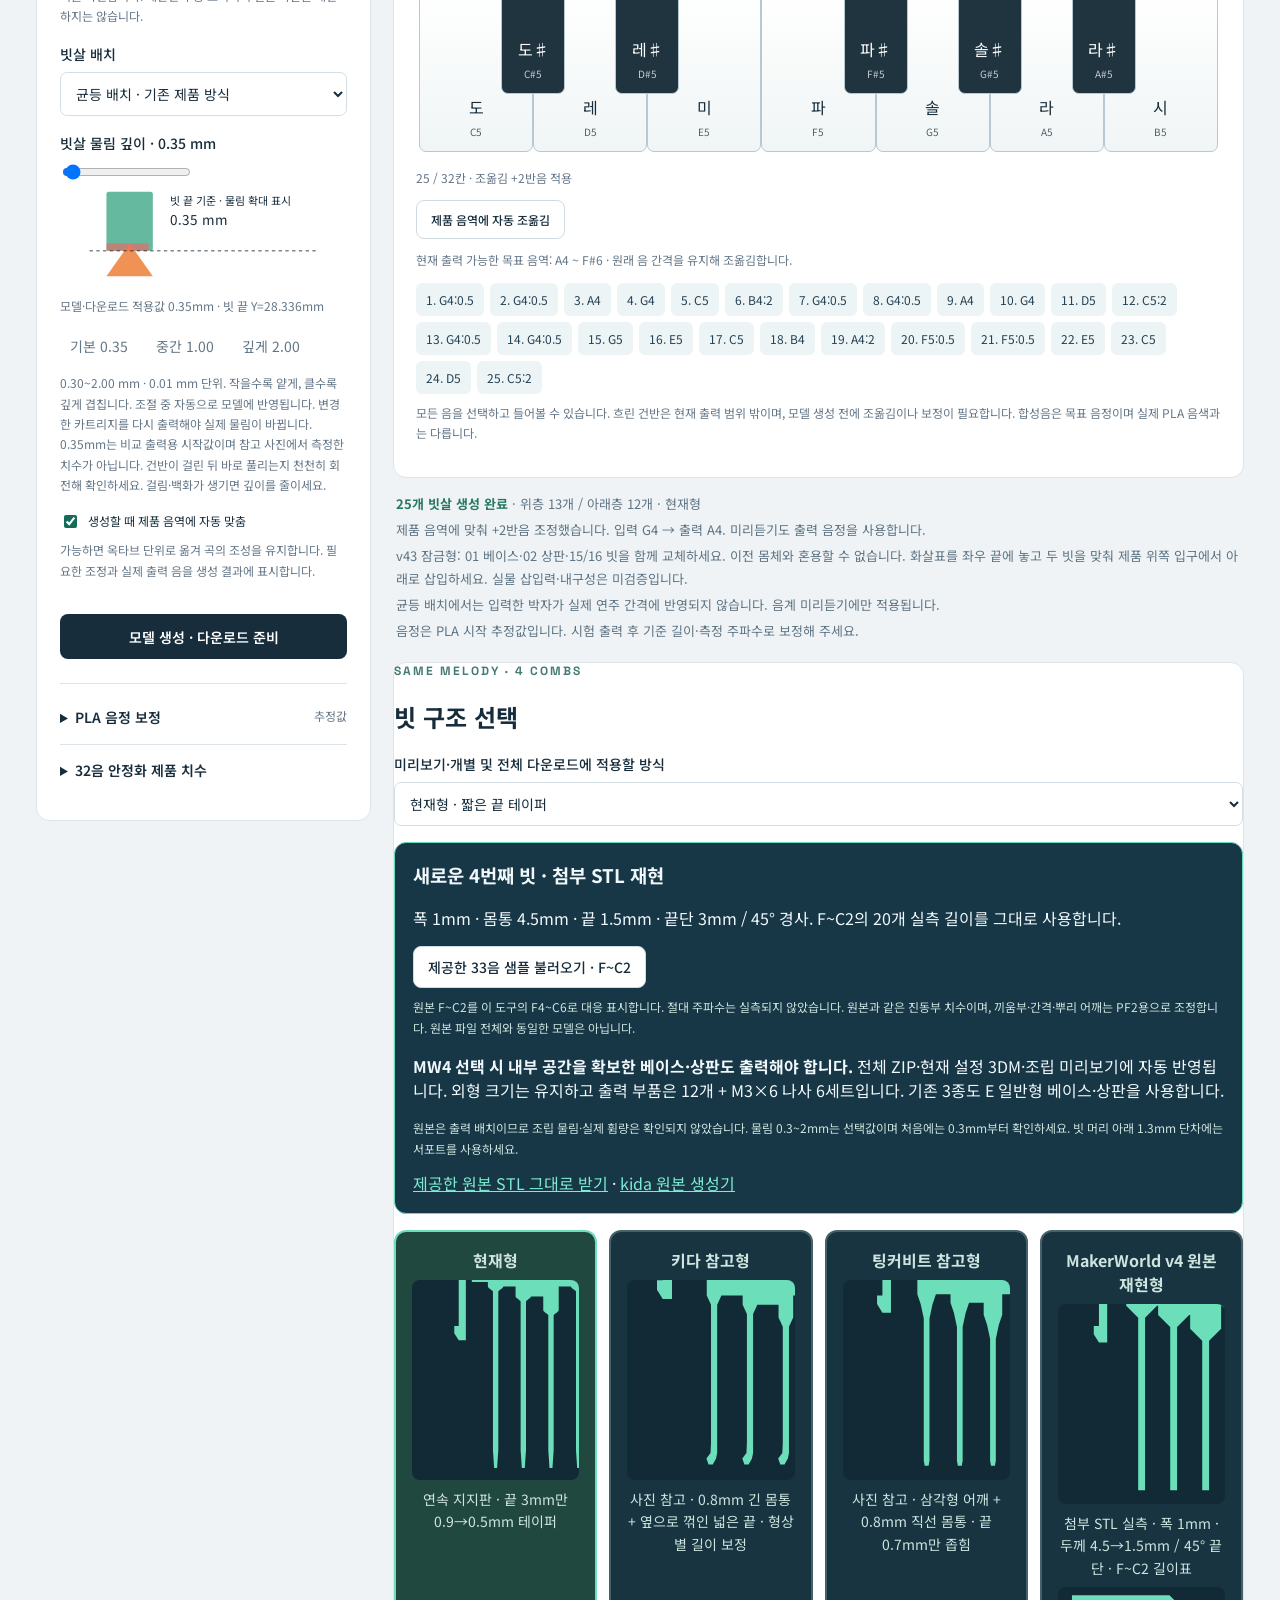
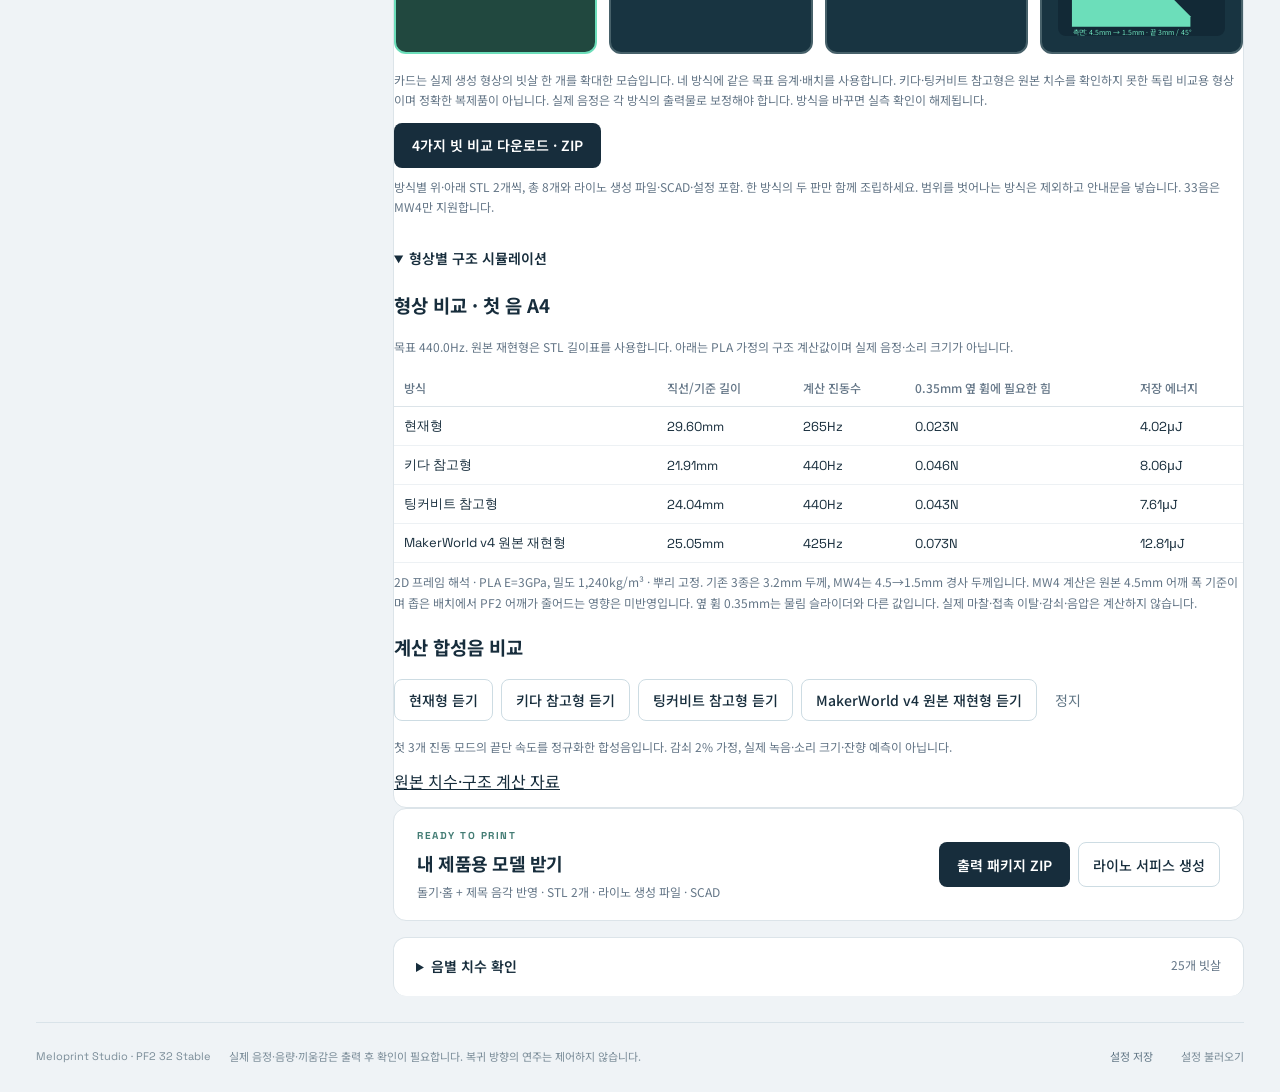
<file: e1/index.html>
<!doctype html><html lang="ko"><head><meta charset="utf-8"><meta name="viewport" content="width=device-width,initial-scale=1"><meta name="theme-color" content="#152b39"><title>Meloprint Studio E1 (이전) — 음악 카트리지 모델링</title><meta name="description" content="PF2 32 Stable 전용 음계 입력, 3D 빗살 생성, 출력 파일 다운로드."><link rel="icon" type="image/svg+xml" href="data:image/svg+xml,%3Csvg xmlns='http://www.w3.org/2000/svg' viewBox='0 0 32 32'%3E%3Crect width='32' height='32' rx='7' fill='%23152b39'/%3E%3Cpath d='M8 8h16M9 8v16m5-16v12m5-12v16m5-16v10' stroke='%2368e0be' stroke-width='3'/%3E%3C/svg%3E"><link rel="stylesheet" href="style.css"></head><body>
<header class="topbar"><a class="brand" href="./"><span class="brandmark" aria-hidden="true">Ⅲ</span><span>Meloprint <b>Studio</b></span></a><div class="profile-badge"><span>제품 프로필</span><strong>PF2 32 Stable · E1</strong></div><button id="helpBtn" class="quiet">사용 안내</button></header>
<main>
<section class="intro"><div><div class="version-bar" style="display:flex;flex-wrap:wrap;align-items:center;gap:6px 16px;margin:0 0 16px;padding:10px 14px;border-radius:10px;background:#6b4a1f;color:#fff;font-size:14px;line-height:1.45"><strong style="font-size:15px">E1 · 이전 버전</strong><span>12부품 · 평기어 · 나사 M3×6 표기 · 요크 옆으로 눕혀 출력(서포트 필요)</span><a href="../" style="margin-left:auto;color:#a9ecd2;font-weight:600;text-decoration:underline">최신 버전 E2로 →</a></div><p class="eyebrow">MELODY TO MODEL</p><h1>음계를, 빗살로.</h1><p>카트리지 포함 높이 약 223mm · PF2 본체 전용입니다. 기본 32음 / MW4 최대 33음입니다. 이전 모델과 호환되지 않습니다.</p></div><div class="fit-summary"><span><b>32 / 33</b> 최대 음 칸</span><span><b>72.128<small>mm</small></b> 좌우 이동</span><span><b>2</b> 빗살 층</span></div></section>
<section class="panel full-downloads"><p class="eyebrow">PF2 E1 · 12 PRINTED PARTS · SYNC AXLE + 608 + M3×6</p><h2>전체 모델링 다운로드</h2><p class="hint"><strong>E · 동기축으로 화살표가 틀어지지 않습니다.</strong> 화살표(요크) 양 끝을 한 축에 붙은 피니언 2개가 앞 레일과 23번 레일의 랙에 물려 같이 움직입니다. 좌우로 움직이는 내내 비틀림은 최대 ±0.24°(v47 ±1.54°), 빗살 물림 깊이는 0.25~0.45mm로 일정합니다. 비트는 힘을 88.6mm 떨어진 두 기어가 받으므로 서랍처럼 걸리지 않습니다. 메인기어 아래 받침 링으로 축 기울기를 2.15°에서 0.41°로 줄였고, 나사는 M3×6 6개(상판 4·다이얼 1·레일 1)만 씁니다. 바뀐 부품: 01 베이스, 02 상판(상판 7종 모두), 03 메인기어, 04 손잡이 기어, 05 화살표, 11 다이얼, 23 레일, 새 24 동기축.</p><p class="hint"><strong>v47 · 608 베어링.</strong> 손잡이 기어 아래에 608 스케이트 베어링 하나를 넣어 다이얼이 볼베어링 위에서 부드럽게 돕니다. 기어 축은 메인기어와 같은 베이스가 잡아 맞물림 틈이 그대로 유지됩니다. 베어링 자리는 압착 리브로 출력 공차를 흡수합니다.</p><p class="hint"><strong>v46 · 출력 부품 11개.</strong> 다이얼을 M3 볼트 하나로 손잡이 기어에 조여 한 덩어리로 돌게 했습니다. 걸쇠·U자 창이 없는 통짜 원판이라 세게 돌려도 비틀리거나 빠지지 않습니다. 빗은 레일 패드와 압착 리브로 좌우·위아래 유격 없이 고정됩니다. 롤러 클립(12번)은 필요 없어 뺐습니다.</p><p class="hint"><strong>v45 · 케이스 락 4개를 M3 나사로 교체.</strong> 상판 네 모서리를 M3×20 육각 렌치 볼트(DIN 912) 4개와 M3 너트 4개로 고정합니다. 너트는 베이스 바닥의 육각 홈에 넣고, 나사는 상판 위에서 2.5mm 렌치로 조입니다. 출력 부품은 12개입니다. 상판 7종 모두 나사 머리가 윗면보다 0.9mm 들어가 있고, 장식은 그대로입니다.</p><p class="hint"><strong>v44 · 화살표 뒤쪽 아래 가이드 추가 (23번 레일).</strong> v43은 화살표 뒤쪽을 아래에서 받치는 부품이 없어 최대 1.25° 처지고 상판 중앙 가이드에 걸릴 수 있었습니다. 23번 레일(핀 2개로 베이스에 꽂음)이 뒤쪽 가로대를 받쳐 처짐을 0.001°로 줄입니다. 함께 바뀐 부품: 01 베이스 핀 구멍 2개, 04 손잡이 기어 백래시 0.093→0.147mm, 05 화살표 롤러 홈 한쪽 0.25→0.15mm. 외형·화살표·빗살·상판 7종은 그대로입니다.</p><p class="hint"><strong>잘 보이는 14 × 18mm 화살표 · 작은 동기화 부품 4개 제거.</strong> PF1의 19개에서 15개로 줄였고, v44에서 화살표 가이드 레일 1개를 더했고, v45에서 케이스 락 4개를 M3 나사로, v46에서 롤러 클립을 없애 11개, E에서 24번 동기축을 더해 출력 부품은 12개입니다. 몸체 크기와 이동량 72.128mm는 유지합니다. 작은 클립은 메인기어용 1개만 남았습니다.</p><div class="cover-actions"><button id="downloadFullZip" class="primary">선택 상판·현재 멜로디 ZIP · 12부품 + M3×6</button><p id="fullZipStatus" role="status"></p><button id="download3dm" class="outline">현재 설정 전체 3DM · 12개 메시</button><p id="cadStatus" role="status"></p><button class="outline" id="downloadSurface3dm">E 기본 상판 고정 샘플 · 서피스 3DM (Rhino 7)</button><p id="surfaceCadStatus" role="status"></p></div><p class="hint">현재 설정 ZIP·메시 3DM에는 선택 상판, 멜로디, 빗 방식과 물림 깊이가 반영됩니다. 서피스 3DM은 <strong>기본 상판·0.35mm 고정 샘플 (MW4 선택: 33음 / 나머지 선택: 현재형 생일축하)</strong>입니다. 출력 부품 12개의 닫힌 서피스 솔리드와 608 베어링·M3×6 나사·너트(별도 레이어)가 들어 있습니다(Rhino 7 형식, 출력 부품 면 수 일반 3,372 / MW4 3,013). 사용자 빗의 서피스는 아래 ‘라이노 서피스 생성’을 이용하세요.</p><p class="hint"><strong>v43 잠금형 빗: 01 베이스·02 상판·15/16 빗을 함께 교체하세요. 이전 몸체와 혼용할 수 없습니다.</strong> 화살표를 좌우 끝으로 옮긴 다음 두 빗을 맞춰 제품 위쪽 입구에서 아래로 끝까지 밀어 잠급니다. 분리는 상판을 열고 양쪽 걸쇠를 안쪽으로 누릅니다. 치수상 위쪽 이동 여유는 0.05mm이며 실물 삽입력·내구성은 미검증입니다.</p><details><summary>PF2 조립·출력 안내와 고정 샘플</summary><p class="hint">v40 이하 PF2 출력물에서는 01·03·04·06·11·22번을 v41로 교체합니다. v43은 R2 창 모서리를 유지하고 빗 삽입 통로와 잠금턱을 변경했습니다. 화살표는 유지합니다. 11번은 기존 작은 클립이 아니라 마지막에 끼우는 큰 손잡이 원판입니다. 이전 CG1/RevJ 구동부와 혼용하지 마세요. E는 동기축과 두 랙이 화살표를 정렬하고, 상판이 화살표가 들리지 않게 위를 막으므로 상판을 닫고 사용합니다. v43 몸체로 교체한 이후에는 15·16 두 판을 함께 교체합니다.</p><a class="outline" href="downloads/Meloprint_PF2_Print_Package.zip" download>E 현재형 고정 샘플 전체 ZIP · STEP·3DM·설명서</a> <a class="outline" href="downloads/Meloprint_PF2_MW4_Print_Package.zip" download>E MW4 33음 고정 샘플 전체 ZIP · STEP·3DM</a><p class="hint"><strong>E 조립 순서:</strong> 손잡이 기어 아래 통로로 M3 너트를 밀어 넣고 → 608 베어링을 눌러 넣고 → 04 기어를 베이스 짧은 기둥에 → 03 메인기어·10 클립 → 23 레일 옆 홈에 M3 너트를 넣고 핀 2개를 베이스 구멍에 꽂은 뒤, 베이스를 옆으로 세워 바닥에서 M3×6으로 고정 → 크랭크를 약 45°로 돌리고 06 롤러 → <strong>24 동기축을 두 랙 위에 올려 롤러 바로 위로 굴림</strong> → 05 화살표를 위에서 내려 축 위에 얹음 → 화살표를 가운데 두고 02 상판, 모서리 너트 4개 + M3×6 4개 → 11 다이얼을 육각에 끼우고 M3×6으로 조임 → 화살표를 끝으로 옮기고 15/16 빗. 빗을 뺄 때는 나사 4개를 풀고 상판을 엽니다. 23 레일은 빗 반대쪽 긴 면을 바닥에, 24 동기축은 뒤 링을 바닥에 세워(브림 8~10mm) 출력합니다. 03 메인기어 외곽 링 아래는 서포트가 필요합니다.</p><p class="hint">v41: 아래 기어 → 상판 → 위 손잡이 순으로 조립합니다. 새 손잡이 걸쇠는 동봉 시험편으로 먼저 확인하세요. 서포트가 필요한 부위가 있습니다. 먼저 동봉된 가이드 시험편으로 출력 공차를 확인하세요. 검사 결과는 CAD 형상 기준이며 실제 마찰·내구성·음질은 시험 전입니다. 디자인 상판은 PF2 가이드와 화살표 이동 공간을 유지하도록 갱신했습니다.</p></details></section>
<section class="panel cover-designer" id="coverDesigner"><h2>PF2 상판 · 기본 + 디자인 6종</h2><p class="hint">기본 PF2 상판과 기존 디자인 6종입니다. 중앙 가이드·조립부·화살표 창을 PF2에 맞췄습니다. 모델을 고르면 바로 다운로드할 수 있습니다.</p><div class="cover-grid"><div class="cover-settings"><div id="coverChoices" class="cover-choices" role="group" aria-label="완성 상판 선택"></div><details><summary>원본 디자인 시안 보기</summary><img src="assets/cover-concepts.png" alt="완성 상판 디자인 원본 6종" style="width:100%;height:auto"></details></div><div class="cover-result"><h3 id="coverModelName"></h3><img id="coverModelPreview" class="fixed-cover-preview" alt="실제 완성 상판 모델"><p class="hint">다운로드되는 모델의 정면도입니다. 디자인형은 기존 로고와 장식을 유지하고 PF2 결합부와 하나로 합쳤습니다. 화살표 주변은 장식을 비워 이동 공간을 확보했습니다. 장식 높이 0.40mm. 얇은 조각과 작은 구멍을 정리한 출력용 모델입니다. 색상·금속 질감은 출력 재료와 도색에 따라 달라집니다.</p><p id="coverStatus" role="status" aria-live="polite"></p><div class="cover-actions"><a id="coverStl" class="primary" download>선택 상판 STL</a><button id="coverFullZip" class="primary">선택 상판으로 전체 11부품 ZIP</button><button id="cover3d" class="quiet">조립 3D 보기</button></div></div></div></section>
<div class="workspace"><aside class="editor panel">
<div class="section-title"><span class="step">01</span><h2>멜로디 편집</h2></div>
<label for="preset">시작 멜로디</label><select id="preset"><option value="birthday">생일 축하</option><optgroup label="퍼블릭 도메인 · 테스트 샘플"><option value="twinkle">작은 별 · 14음</option><option value="odejoy">환희의 송가 · 30음</option><option value="jingle">징글벨 · 후렴 26음</option><option value="elise">엘리제를 위하여 · 도입 26음</option></optgroup><option value="scale">도장조 음계</option><option value="test">PLA 보정 시험</option><option value="custom">직접 입력</option></select>
<p class="hint">테스트 샘플은 32음 이내의 단선율입니다. 선택하면 바로 생성되며 ▶ 버튼으로 미리 들을 수 있습니다.</p><details><summary>샘플 곡 출처</summary><p class="hint">오래된 원곡의 선율을 테스트용으로 짧게 옮겼습니다. 가사·기존 음원은 포함하지 않으며 소리는 브라우저에서 합성합니다. 원곡은 퍼블릭 도메인입니다.</p><p class="hint"><a href="https://commons.wikimedia.org/wiki/File:Mozart_Ah,_vous_dirai-je_Maman.jpeg" target="_blank" rel="noopener noreferrer">작은 별 원선율</a> · <a href="https://www.mutopiaproject.org/cgibin/piece-info.cgi?id=528" target="_blank" rel="noopener noreferrer">환희의 송가</a> · <a href="https://www.loc.gov/item/2023838067/" target="_blank" rel="noopener noreferrer">징글벨</a> · <a href="https://www.mutopiaproject.org/cgibin/piece-info.cgi?id=931" target="_blank" rel="noopener noreferrer">엘리제를 위하여</a></p></details>
<label for="title">제목 · 윗판 음각</label><input id="title" value="Happy birthday" maxlength="60">

<div class="labelrow"><label for="notes">음계</label><span id="count">25 / 32칸</span></div><textarea id="notes" spellcheck="false" rows="6" aria-describedby="syntax"></textarea><p id="syntax" class="hint">도5 또는 C5 · 반음 F#5 · 반 박자 C5:0.5 · 쉼표 R:1<br>옥타브 생략 시 5옥타브 / 공백·쉼표·줄바꿈으로 구분</p>
<div class="two-cols"><div><label for="transpose">조옮김</label><div class="stepper"><button id="down" aria-label="반음 낮추기">−</button><output id="transpose">0</output><button id="up" aria-label="반음 높이기">＋</button></div></div><div><label for="bpm">미리듣기 BPM</label><input id="bpm" type="number" min="30" max="240" value="100"></div></div>
<label for="driveAngle">손잡이 회전각 <output id="driveAngleValue">0°</output></label><input id="driveAngle" type="range" min="0" max="540" step="1" value="0"><p class="hint">2배 구동형 · 손잡이 540°(1.5회전)에 화살표 1왕복. 기존에는 1080°였습니다. 왕복 폭 72.128mm는 같습니다. 같은 부하에서 돌리는 힘은 더 필요합니다. 조립 보기에서 위치를 확인합니다. 계산된 구동 표시이며 실물 마찰을 재현하지는 않습니다.</p><label for="layout">빗살 배치</label><select id="layout"><option value="uniform">균등 배치 · 기존 제품 방식</option><option value="rhythm">박자 반영 · 일정 회전 속도 기준</option></select>
<label for="pluckDepth">빗살 물림 깊이 · <output id="pluckDepthValue" for="pluckDepth">0.35 mm</output></label><input id="pluckDepth" type="range" min="0.30" max="2.00" step="0.01" value="0.35" aria-describedby="pluckDepthHint"><div id="depthPreview" aria-live="polite"><svg viewBox="0 0 340 115" width="100%" style="max-width:400px" role="img" aria-label="물림 깊이 확대 개념도"><rect x="55" y="8" width="55" height="70" rx="3" fill="#65b99f"/><path id="depthPick" fill="#ef9253" d="M180 100 L230 100 L205 78Z"/><rect id="depthOverlap" x="180" y="78" width="50" height="0" fill="#ed675f" opacity=".65"/><line x1="35" y1="78" x2="305" y2="78" stroke="currentColor" stroke-dasharray="4 4"/><text x="130" y="24" fill="currentColor" font-size="13">빗 끝 기준 · 물림 확대 표시</text><text id="depthDiagramValue" x="130" y="47" fill="currentColor" font-size="16"></text></svg><p id="depthApplied" class="hint"></p></div><div id="pluckPresets" class="cover-actions" role="group" aria-label="물림 깊이 비교"><button type="button" class="quiet" data-depth="0.35">기본 0.35</button><button type="button" class="quiet" data-depth="1.00">중간 1.00</button><button type="button" class="quiet" data-depth="2.00">깊게 2.00</button></div><p class="hint" id="pluckDepthHint">0.30~2.00 mm · 0.01 mm 단위. 작을수록 얕게, 클수록 깊게 겹칩니다. 조절 중 자동으로 모델에 반영됩니다. 변경한 카트리지를 다시 출력해야 실제 물림이 바뀝니다. 0.35mm는 비교 출력용 시작값이며 참고 사진에서 측정한 치수가 아닙니다. 건반이 걸린 뒤 바로 풀리는지 천천히 회전해 확인하세요. 걸림·백화가 생기면 깊이를 줄이세요.</p>
<label class="check"><input type="checkbox" id="autoFit" checked>생성할 때 제품 음역에 자동 맞춤</label><p class="hint">가능하면 옥타브 단위로 옮겨 곡의 조성을 유지합니다. 필요한 조정과 실제 출력 음을 생성 결과에 표시합니다.</p><button class="primary" id="generate">모델 생성 · 다운로드 준비</button>
<div class="divider"></div><details id="calibration"><summary>PLA 음정 보정 <span id="calStatus">추정값</span></summary><p class="hint">선택한 방식의 빗을 조립한 상태에서 측정한 빗살 길이와 주파수를 넣으세요. 이전 구조의 측정값은 다시 보정해야 합니다. 기본값은 미측정 시작값입니다. kida의 실측 음향 설계를 사용한 것이 아니며, 미리듣기는 목표 음의 합성음입니다. 보정 후에도 조립 상태에서 각 음을 확인하세요.</p><div class="two-cols"><div><label for="refLength">기준 길이 · mm</label><input id="refLength" type="number" min="15.68" max="29.68" step="0.1" value="26.208"></div><div><label for="refHz">측정 주파수 · Hz</label><input id="refHz" type="number" min="100" max="2500" step="0.1" value="561.22449"></div></div><label class="check"><input type="checkbox" id="measured">실제 출력물의 측정값입니다</label></details>
<details><summary>32음 안정화 제품 치수</summary><dl><div><dt>끼움 목 폭</dt><dd>기본 68.200 · 걸쇠 포함 최대 69.700 mm</dd></div><div><dt>두 판의 결합 두께</dt><dd>7.200 mm</dd></div><div><dt>측면 여유</dt><dd>기본 각 0.250 mm · 걸쇠 물림 각 0.500 mm</dd></div><div><dt>빗살 단면</dt><dd>기본 0.9 × 3.2mm / MW4 1 × 4.5mm → 끝 1.5mm</dd></div><div><dt>화살표 물림</dt><dd>0.30~2.00 mm · 조절 가능</dd></div></dl><p class="hint">PF2 32 Stable 화살표 및 본체와 사용합니다. RevI 및 이전 본체와 호환되지 않습니다. 이동량 72.128mm, 기본 위·아래 최대 16음씩, MW4는 17·16음입니다. 아랫판의 돌기 2개를 윗판 홈에 맞춘 뒤 함께 꽂으세요. v43은 빗 옆면의 일체형 걸쇠와 몸체 잠금턱으로 위쪽 빠짐을 막습니다. 01·02·15·16을 함께 교체하세요. 삽입 전 화살표를 좌우 끝에 놓으세요. 실제 끼움력과 마찰은 출력 후 확인해야 합니다.</p></details>
</aside>
<section class="main-column"><div class="preview panel"><div class="preview-top"><div class="section-title"><span class="step">02</span><h2>카트리지 미리보기</h2></div><span class="unit">PF2 · mm</span></div><div class="viewbar"><div class="segmented" aria-label="모델 보기"><button class="active" id="cartridgeView" aria-pressed="true">카트리지</button><button id="assemblyView" aria-pressed="false">제품에 끼우기</button></div><div class="view-actions"><button id="frontView" class="quiet">정면</button><button id="isoView" class="quiet">입체</button><button id="fitView" class="quiet">맞춤</button></div></div><div id="viewport" role="img" aria-label="생성한 음악 카트리지의 회전 가능한 3D 미리보기"><div id="loading">모델을 준비하고 있습니다…</div><div class="view-caption"><span class="swatch mint"></span>위층 <span class="swatch blue"></span>아래층 <span class="swatch orange"></span>화살표</div><div class="view-help">드래그 회전 · 휠 확대</div></div>
<div class="preview-controls"><label for="explode">층 분리 보기</label><input id="explode" type="range" min="0" max="14" step="0.5" value="0"><output id="explodeValue">0 mm</output><button id="motion" class="outline">구동 보기</button></div>
<div class="playback"><button id="play" class="play-button" aria-label="입력 음계 미리듣기">▶</button><div><strong id="songTitle">Happy birthday</strong><span id="playCaption">입력 음계 미리듣기 · 합성음</span></div><div id="noteStrip" class="note-strip"></div><button id="stop" class="quiet">정지</button></div></div>
<section class="piano panel" aria-labelledby="pianoTitle"><div class="section-title"><span class="step">＋</span><h2 id="pianoTitle">건반으로 음 추가</h2></div><p class="hint">건반으로 추가하고, 아래 음 카드를 눌러 음정·박자·순서를 바꾸세요. 전체 음은 선택 목록에서도 고를 수 있습니다.</p><div class="piano-options"><label>추가할 건반 옥타브<select id="octave"><option>0</option><option>1</option><option>2</option><option>3</option><option>4</option><option selected>5</option><option>6</option><option>7</option><option>8</option></select></label><label>길이<select id="noteBeat"><option value="0.125">⅛박</option><option value="0.25">¼박</option><option value="0.5">½박</option><option value="1" selected>1박</option><option value="1.5">1½박</option><option value="2">2박</option><option value="3">3박</option><option value="4">4박</option><option value="8">8박</option></select></label><label class="check"><input type="checkbox" id="auditionOnly">듣기만</label><button id="addRest" class="outline">쉼표 추가</button><button id="removeNote" class="quiet">마지막 음 삭제</button><button id="newMelody" class="quiet">새 멜로디</button></div><div class="piano-scroll"><div id="pianoKeys" class="piano-keys" aria-label="피아노 건반"></div></div><p id="pianoHint" class="hint" role="status"></p><button id="autoTranspose" class="outline">제품 음역에 자동 조옮김</button><p id="rangeHint" class="hint"></p><div id="melodyChips" class="melody-chips" aria-label="입력한 음 순서"></div><div id="selectedEditor" class="selected-editor" hidden><strong id="selectedLabel"></strong><div class="piano-options"><label>음 선택<select id="selectedPitch"></select></label><label>길이<select id="selectedBeat"><option value="0.125">⅛박</option><option value="0.25">¼박</option><option value="0.5">½박</option><option value="1">1박</option><option value="1.5">1½박</option><option value="2">2박</option><option value="3">3박</option><option value="4">4박</option><option value="8">8박</option></select></label><button id="applySelected" class="outline">선택 음 변경</button><button id="previewSelected" class="quiet">이 음 듣기</button><button id="moveLeft" class="quiet" aria-label="선택 음 앞으로 이동">← 앞으로</button><button id="moveRight" class="quiet" aria-label="선택 음 뒤로 이동">뒤로 →</button><button id="duplicateSelected" class="quiet">복제</button><button id="deleteSelected" class="quiet">삭제</button></div></div><p class="hint">모든 음을 선택하고 들어볼 수 있습니다. 흐린 건반은 현재 출력 범위 밖이며, 모델 생성 전에 조옮김이나 보정이 필요합니다. 합성음은 목표 음정이며 실제 PLA 음색과는 다릅니다.</p></section>
<div id="status" class="status" role="status" aria-live="polite"></div>
<section class="panel comb-variants"><p class="eyebrow">SAME MELODY · 4 COMBS</p><h2>빗 구조 선택</h2><label for="combStyle">미리보기·개별 및 전체 다운로드에 적용할 방식</label><select id="combStyle"><option value="current">현재형 · 짧은 끝 테이퍼</option><option value="kida">키다 참고형 · 꺾인 끝 접촉부</option><option value="tinkerbeat">팅커비트 참고형 · 삼각 어깨 / 긴 직선 몸통</option><option value="makerworld">MakerWorld v4 원본 재현형 · 실측 길이 / 45° 두께 경사</option></select><div class="mw-reference"><h3>새로운 4번째 빗 · 첨부 STL 재현</h3><p>폭 1mm · 몸통 4.5mm · 끝 1.5mm · 끝단 3mm / 45° 경사. F~C2의 20개 실측 길이를 그대로 사용합니다.</p><button type="button" id="makerworldSample" class="outline">제공한 33음 샘플 불러오기 · F~C2</button><p class="hint">원본 F~C2를 이 도구의 F4~C6로 대응 표시합니다. 절대 주파수는 실측되지 않았습니다. 원본과 같은 진동부 치수이며, 끼움부·간격·뿌리 어깨는 PF2용으로 조정합니다. 원본 파일 전체와 동일한 모델은 아닙니다.</p><p><b>MW4 선택 시 내부 공간을 확보한 베이스·상판도 출력해야 합니다.</b> 전체 ZIP·현재 설정 3DM·조립 미리보기에 자동 반영됩니다. 외형 크기는 유지하고 출력 부품은 12개 + M3×6 나사 6세트입니다. 기존 3종도 E 일반형 베이스·상판을 사용합니다.</p><p class="hint">원본은 출력 배치이므로 조립 물림·실제 휨량은 확인되지 않았습니다. 물림 0.3~2mm는 선택값이며 처음에는 0.3mm부터 확인하세요. 빗 머리 아래 1.3mm 단차에는 서포트를 사용하세요.</p><a href="downloads/Musical_Fidget_Generator_v4_original.stl" download>제공한 원본 STL 그대로 받기</a> · <a href="https://makerworld.com/en/makerlab/parametricModelMaker?designId=1492688" target="_blank" rel="noopener">kida 원본 생성기</a></div><div id="combCards" class="comb-cards"></div><p class="hint">카드는 실제 생성 형상의 빗살 한 개를 확대한 모습입니다. 네 방식에 같은 목표 음계·배치를 사용합니다. 키다·팅커비트 참고형은 원본 치수를 확인하지 못한 독립 비교용 형상이며 정확한 복제품이 아닙니다. 실제 음정은 각 방식의 출력물로 보정해야 합니다. 방식을 바꾸면 실측 확인이 해제됩니다.</p><button id="downloadAllCombs" class="primary">4가지 빗 비교 다운로드 · ZIP</button><p class="hint">방식별 위·아래 STL 2개씩, 총 8개와 라이노 생성 파일·SCAD·설정 포함. 한 방식의 두 판만 함께 조립하세요. 범위를 벗어나는 방식은 제외하고 안내문을 넣습니다. 33음은 MW4만 지원합니다.</p><p id="combVariantStatus" role="status"></p><details open><summary>형상별 구조 시뮬레이션</summary><div id="combSimulation" aria-live="polite"></div></details></section>
<section class="download panel"><div><p class="eyebrow">READY TO PRINT</p><h2>내 제품용 모델 받기</h2><p id="downloadHint">위·아래 빗살을 모두 출력해 조립합니다.</p></div><div class="download-actions"><button id="downloadZip" class="primary">출력 패키지 ZIP</button><button id="downloadRhino" class="outline">라이노 서피스 생성</button></div></section>
<details class="table-panel panel"><summary>음별 치수 확인 <span id="tableCount"></span></summary><div class="table-scroll"><table><thead><tr><th>순서</th><th>음</th><th>박</th><th>층</th><th>위치 X</th><th>빗살 길이</th><th>목표 Hz</th></tr></thead><tbody id="noteTable"></tbody></table></div></details>
</section></div>
<footer><span>Meloprint Studio · PF2 32 Stable</span><p>실제 음정·음량·끼움감은 출력 후 확인이 필요합니다. 복귀 방향의 연주는 제어하지 않습니다.</p><button id="projectSave" class="quiet">설정 저장</button><label class="file-button" for="projectLoad">설정 불러오기</label><input type="file" id="projectLoad" accept="application/json,.json" hidden></footer>
</main>
<dialog id="help"><div class="dialog-header"><h2>사용 안내</h2><button id="closeHelp" aria-label="안내 닫기">×</button></div><ol><li><b>멜로디 입력</b><p>예제를 고르거나 도5, 레5 또는 C5 D5처럼 입력합니다. 기본 32칸, MW4는 33칸 이내이며 쉼표도 한 칸을 사용합니다.</p></li><li><b>생성 및 확인</b><p>빗살 길이 15.68~29.68mm를 벗어나면 조옮김이나 PLA 보정값을 조절합니다. 치수를 임의로 잘라 음을 바꾸지 않습니다.</p></li><li><b>출력</b><p>ZIP 안의 upper.stl과 lower.stl을 모두 출력합니다. 파일은 평평한 면이 바닥을 향합니다. PF2 12부품 + 608 베어링 + M3×6 나사 구조(E)를 사용하며 빗은 15·16번입니다.</p></li><li><b>라이노에서 편집</b><p>받은 .py 파일을 Rhino 7의 빈 mm 문서에서 _RunPythonScript로 실행하면 두 개의 닫힌 서피스 솔리드를 생성합니다. 3DM으로 저장할 수 있습니다. Rhino 실제 실행은 아직 미검증입니다.</p></li><li><b>음정 보정</b><p>현재 구조를 같은 재료·출력 방향으로 출력하고 조립한 뒤, 빗살의 직선 구간 길이와 실제 Hz를 입력해 다시 생성합니다. 한 음의 보정은 전체 음역의 정확도를 보장하지 않습니다.</p></li></ol><p><b>박자와 소리</b><br>미리듣기는 목표 음을 합성한 소리입니다. 실제 PLA 소리 예측이 아닙니다. 박자 반영 배치는 일정한 크랭크 속도를 가정하며 손으로 돌리는 속도에 따라 달라집니다.</p><p class="hint">음계 편집·조옮김 아이디어 참고: <a href="https://makerworld.com/en/models/1492688-musical-fidget-generator" target="_blank" rel="noopener">kida · Musical Fidget Generator</a>, <a href="https://makerworld.com/en/makerlab/parametricModelMaker?designId=1492688" target="_blank" rel="noopener">MakerLab</a>. 원본 SCAD 코드는 사용하지 않은 독립 구현입니다.</p></dialog>
<div id="toast" role="status" aria-live="polite"></div><script type="module" src="app.js"></script></body></html>
</file>
<file: style.css>
@import url('https://fonts.googleapis.com/css2?family=Noto+Sans+KR:wght@400;500;600;700&family=Space+Grotesk:wght@400;500;600;700&display=swap');
:root{font-family:'Noto Sans KR',system-ui,sans-serif;color:#172d3c;background:#eff3f6;font-size:16px;--ink:#172d3c;--muted:#647687;--line:#dce4e9;--mint:#6cdeba;--accent:#136b59}*{box-sizing:border-box}body{margin:0}button,input,select,textarea{font:inherit}button,.file-button{cursor:pointer}button:disabled{cursor:not-allowed;opacity:.45}button{border:0;transition:background .15s,transform .15s}button:hover:not(:disabled){filter:brightness(.96)}button:focus-visible,a:focus-visible,summary:focus-visible{outline:3px solid #3b8fee;outline-offset:3px}button:active:not(:disabled){transform:translateY(1px)}a{color:inherit}.topbar{height:78px;padding:0 36px;display:flex;align-items:center;gap:26px;background:white;border-bottom:1px solid var(--line)}.brand{text-decoration:none;display:flex;gap:12px;align-items:center;font-family:'Space Grotesk',sans-serif;font-size:23px;letter-spacing:-1px}.brand b{font-weight:400;color:#778997}.brandmark{width:37px;height:38px;display:grid;place-items:center;color:var(--mint);background:var(--ink);border-radius:9px;font-size:29px;font-weight:700;line-height:1;letter-spacing:0}.profile-badge{border-left:1px solid var(--line);padding-left:25px;display:flex;gap:10px;font-size:14px;color:var(--muted)}.profile-badge strong{color:var(--ink);font-weight:600}.topbar>.quiet{margin-left:auto}main{max-width:1480px;margin:auto;padding:32px 36px 20px}.intro{display:flex;align-items:center;justify-content:space-between;margin-bottom:28px;gap:20px}.eyebrow{font-family:'Space Grotesk',sans-serif;font-size:12px;letter-spacing:2px;font-weight:700;color:#437c74;margin:0 0 8px}h1{font-size:30px;letter-spacing:-1.6px;margin:0 0 9px;font-weight:700}.intro p:not(.eyebrow){color:var(--muted);margin:0;font-size:15px}.fit-summary{display:flex;gap:30px}.fit-summary span{font-size:13px;color:var(--muted);border-left:1px solid #d2dde4;padding-left:22px}.fit-summary b{display:block;font:600 27px 'Space Grotesk',sans-serif;color:var(--ink);margin-bottom:4px}.fit-summary small{font-size:14px;margin-left:3px;font-weight:400}.workspace{display:grid;grid-template-columns:335px minmax(0,1fr);gap:22px;align-items:start}.panel{background:white;border:1px solid var(--line);border-radius:13px}.editor{padding:23px}.section-title{display:flex;align-items:center;gap:10px}.section-title h2{font-size:17px;margin:0;letter-spacing:-.5px}.step{font:500 12px 'Space Grotesk',sans-serif;color:#738b99;border:1px solid #dce5e9;border-radius:5px;padding:4px 6px}.editor>.section-title{margin-bottom:22px}label{display:block;font-size:14px;font-weight:500;margin:17px 0 8px}input:not([type=range],[type=checkbox],[type=file]),select,textarea{width:100%;padding:10px 11px;border-radius:7px;border:1px solid #d3dfe5;background:#fff;color:var(--ink);outline:none;font-size:14px;min-height:43px}input:focus,select:focus,textarea:focus{border-color:#389780;box-shadow:0 0 0 3px #daf3ea}textarea{resize:vertical;min-height:142px;font-family:'Space Grotesk',monospace;font-size:15px;line-height:1.7!important;background:#f8fafb!important}.labelrow{display:flex;align-items:center;justify-content:space-between}.labelrow span{font-size:12px;color:var(--muted);margin-top:10px}.hint{font-size:12px;line-height:1.7;color:var(--muted);margin:9px 0 12px}.two-cols{display:grid;grid-template-columns:1fr 1fr;gap:12px}.stepper{display:flex;align-items:center;border:1px solid #d3dfe5;border-radius:7px;overflow:hidden;height:43px}.stepper button{height:100%;width:36px;background:#f2f6f7;font-size:19px}.stepper output{flex:1;text-align:center;font-family:'Space Grotesk',sans-serif}.primary{background:var(--ink);color:white;border-radius:8px;padding:12px 18px;font-size:14px;font-weight:600;min-height:45px}.editor>.primary{width:100%;margin-top:21px}.outline{background:white;color:var(--ink);border:1px solid #cddce3;border-radius:8px;padding:10px 14px;font-size:14px;font-weight:500}.quiet{background:transparent;color:#627786;padding:8px 10px;border-radius:7px;font-size:14px}.divider{height:1px;background:var(--line);margin:24px 0 8px}details{padding:14px 0;border-bottom:1px solid var(--line)}details:last-child{border-bottom:0}summary{cursor:pointer;font-size:14px;font-weight:600;line-height:1.7}summary>span{float:right;font-weight:400;font-size:12px;color:var(--muted)}.check{display:flex;gap:8px;align-items:flex-start;font-size:12px;line-height:1.5;font-weight:400}.check input{accent-color:var(--accent);margin-top:3px}dl{font-size:13px}dl>div{display:flex;justify-content:space-between;gap:10px;margin:10px 0}dt{color:var(--muted)}dd{margin:0;font-family:'Space Grotesk',sans-serif}.main-column{min-width:0}.preview{overflow:hidden}.preview-top{padding:20px 23px 15px;display:flex;justify-content:space-between;align-items:center}.unit{font:13px 'Space Grotesk';color:#8497a3}.viewbar{padding:0 23px 16px;display:flex;justify-content:space-between;align-items:center;gap:12px}.segmented{display:inline-flex;padding:3px;background:#eef3f5;border-radius:7px;gap:3px}.segmented button{font-size:13px;padding:7px 12px;border-radius:5px;color:#6e8290;background:transparent;white-space:nowrap}.segmented button.active{color:var(--ink);background:white;box-shadow:0 1px 4px #152b3910}.view-actions{display:flex;gap:0}.view-actions button{font-size:12px;padding:6px 9px}#viewport{height:415px;position:relative;overflow:hidden;background:#172c3a}#viewport canvas{width:100%;height:100%;display:block;touch-action:none}#loading{position:absolute;inset:0;display:grid;place-items:center;color:#b5cbd6;font-size:14px;z-index:3}.view-caption,.view-help{position:absolute;font-size:12px;color:#a0b5c1;pointer-events:none}.view-caption{left:20px;top:18px;display:flex;gap:7px;align-items:center}.view-help{right:18px;bottom:14px}.swatch{width:7px;height:7px;border-radius:2px;margin-left:8px}.mint{background:#6cdeba}.blue{background:#549ff0}.orange{background:#ef9253}.preview-controls{display:flex;align-items:center;padding:13px 22px;gap:13px;border-bottom:1px solid var(--line)}.preview-controls label{font-size:12px;white-space:nowrap;margin:0;color:var(--muted)}.preview-controls input{max-width:180px;min-width:50px;accent-color:#337c6d;flex:1}.preview-controls output{font:12px 'Space Grotesk';width:44px;white-space:nowrap;color:var(--muted)}.preview-controls button{margin-left:auto;padding:7px 12px;font-size:12px;white-space:nowrap}.playback{display:flex;align-items:center;gap:12px;padding:17px 22px}.play-button{width:37px;height:37px;min-width:37px;background:#dff8ed;color:#206c57;border-radius:50%;font-size:14px}.playback strong{font-size:14px;display:block;max-width:240px;overflow:hidden;text-overflow:ellipsis;white-space:nowrap}.playback span{font-size:11px;color:var(--muted);display:block;margin-top:3px}.note-strip{display:flex;align-items:end;gap:3px;height:28px;flex:1;justify-content:flex-end}.note-strip i{display:block;max-width:7px;flex:1;background:#c7e4dc;border-radius:2px}.note-strip i.active{background:#de8e54}.status{font-size:13px;line-height:1.7;margin:15px 0;color:#5e7483;padding:0 3px}.status b{color:#277a60}.status.error{background:#fff0ec;color:#a44634;border:1px solid #f2cbbf;padding:14px;border-radius:8px}.status p{margin:4px 0}.status ul{margin:5px 0;padding-left:20px}.download{padding:20px 23px;display:flex;align-items:center;justify-content:space-between;gap:18px}.download h2{font-size:18px;margin:0 0 7px;letter-spacing:-.5px}.download p:not(.eyebrow){font-size:12px;color:var(--muted);margin:0}.download .eyebrow{font-size:10px;letter-spacing:1.5px}.download-actions{display:flex;gap:8px;flex-wrap:wrap;justify-content:flex-end}.download-actions button{white-space:nowrap}.table-panel{margin-top:16px;padding:17px 22px}.table-panel summary{font-size:14px}.table-scroll{overflow:auto;margin-top:15px}table{width:100%;border-collapse:collapse;white-space:nowrap;font-size:13px}th{text-align:left;color:var(--muted);font-size:12px;font-weight:500;border-bottom:1px solid var(--line);padding:10px}td{padding:10px;border-bottom:1px solid #edf1f4;font-family:'Space Grotesk',sans-serif}td.bad{color:#bd503f}tr.highlight{background:#e8f7ee}footer{display:flex;align-items:center;gap:18px;margin-top:26px;border-top:1px solid #d9e3e9;padding-top:17px;font-size:11px;color:#7a8c98;flex-wrap:wrap}footer>span{font-family:'Space Grotesk',sans-serif}footer p{flex:1;margin:0;min-width:230px}footer button,.file-button{font-size:11px!important;white-space:nowrap}.file-button{margin:0;font-weight:400}.dialog-header{display:flex;justify-content:space-between;align-items:center}.dialog-header button{font-size:25px;background:transparent;color:#718493;padding:5px 8px}dialog{border:0;border-radius:14px;max-width:660px;width:calc(100% - 30px);padding:25px;color:var(--ink);box-shadow:0 20px 90px #0003}dialog::backdrop{background:#14293999;backdrop-filter:blur(3px)}dialog h2{font-size:22px;margin:0}dialog ol{padding-left:22px;font-size:14px}dialog li{margin:15px 0}dialog p{font-size:14px;line-height:1.8;color:#5f7484;margin:7px 0}dialog a{color:#286e9d}#toast{position:fixed;bottom:25px;left:50%;transform:translate(-50%,20px);background:#183744;color:white;padding:12px 22px;border-radius:9px;font-size:14px;opacity:0;pointer-events:none;transition:.2s;max-width:90vw;z-index:10}#toast.show{opacity:1;transform:translate(-50%,0)}@media(min-width:1400px){#viewport{height:450px}}@media(max-width:1050px){main{padding:25px 22px}.topbar{padding:0 22px}.workspace{grid-template-columns:300px minmax(0,1fr);gap:16px}.editor{padding:19px}.download{align-items:flex-start;flex-direction:column}.download-actions{width:100%;justify-content:flex-start}.fit-summary{gap:12px}.fit-summary span{padding-left:12px}.note-strip{display:none}.preview-top,.viewbar{padding-left:16px;padding-right:16px}.view-actions button{padding:6px}.viewbar{flex-wrap:wrap}}@media(max-width:760px){.topbar{height:66px;gap:15px}.brand{font-size:19px}.profile-badge{display:none}main{padding:23px 16px}.intro{align-items:flex-start}.intro p:not(.eyebrow){max-width:240px;font-size:13px;line-height:1.7}h1{font-size:26px}.fit-summary{gap:8px}.fit-summary span{font-size:10px;padding-left:8px}.fit-summary b{font-size:21px}.fit-summary span:last-child{display:none}.workspace{grid-template-columns:1fr}.editor{display:block;padding:21px}.editor textarea{min-height:110px}.editor .hint{font-size:12px}#viewport{height:410px}.main-column{min-width:0}.viewbar{flex-wrap:nowrap}.download-actions button{flex:1}.preview-controls{gap:8px;padding:13px 15px}.preview-controls input{max-width:150px}.preview-controls label{font-size:11px}.playback{padding:15px}.table-panel{padding:15px}.fit-summary{margin-top:24px}.intro .eyebrow{font-size:10px}.download .primary,.download .outline{font-size:13px;padding:10px}footer{gap:10px}.hint{line-height:1.8}}@media(prefers-reduced-motion:reduce){*{scroll-behavior:auto!important;transition:none!important}}

.piano{margin-top:18px;padding:22px}.piano-options{display:flex;gap:12px;align-items:center;flex-wrap:wrap}.piano-options label{margin:0;min-width:78px}.piano-options select{margin-top:6px}.piano-options .check{min-width:auto}.piano-scroll{overflow-x:auto;margin-top:18px;padding:3px}.piano-keys{position:relative;height:164px;min-width:380px;display:flex}.piano-key{border:1px solid #b8c8d0;border-radius:0 0 7px 7px;display:flex;flex-direction:column;justify-content:flex-end;align-items:center;gap:5px;padding:12px 0;touch-action:manipulation}.piano-key.white{flex:1;background:linear-gradient(#fff,#f0f5f5);color:#172d3c;height:160px}.piano-key.black{position:absolute;top:0;width:8%;height:102px;background:#203440;color:white;z-index:1}.piano-key small{font-size:10px;opacity:.75}.piano-key.outside{opacity:.42}.piano-key.sounding{background:#6cdeba!important;color:#173a32!important}.melody-chips{display:flex;flex-wrap:wrap;gap:6px;max-height:150px;overflow:auto}.melody-chips span{padding:5px 8px;border-radius:5px;background:#edf4f5;font-size:12px}.melody-chips span.active{background:#f9d7b7}.piano-options button{font-size:12px}.piano-options .check{font-size:13px}@media(max-width:760px){.piano{padding:16px}}

.melody-chips button{padding:7px 9px;border-radius:6px;background:#edf4f5;color:#254154;font-size:12px;border:1px solid transparent}.melody-chips button.selected{border-color:#277e6b;background:#e0f7ed}.melody-chips button.active{background:#f9d7b7}.selected-editor{margin:14px 0;padding:14px;border:1px solid #cde4db;border-radius:8px;background:#f5faf7}.selected-editor[hidden]{display:none}.selected-editor strong{font-size:13px;display:block;margin-bottom:12px}.selected-editor select{min-width:105px}#autoTranspose{font-size:12px;margin-bottom:2px}

.photo-editor input[type=file]{width:100%;font-size:12px;padding:8px 0}.photo-preview{min-height:76px;display:flex;align-items:center;justify-content:center;background:#fff;color:#547080;border-radius:8px;overflow:hidden;font-size:12px;margin-top:12px}.photo-preview svg{width:100%;height:auto;display:block}.photo-palette{display:inline-block;width:15px;height:15px;border-radius:4px;vertical-align:middle;border:1px solid #aaa;margin:0 2px}.photo-editor .two-cols label{min-width:0}.photo-editor input[type=range]{padding:0;width:100%;min-height:34px}

.photo-preview:has(svg){aspect-ratio:68.821539/29.068122757;min-height:0}.photo-preview svg{height:100%;aspect-ratio:68.821539/29.068122757}

.cover-designer{padding:20px;margin:0 0 22px}.cover-designer>summary{font-size:20px;font-weight:700;cursor:pointer}.cover-grid{display:grid;grid-template-columns:minmax(250px,310px) minmax(0,1fr);gap:24px;margin-top:20px}.cover-settings label{display:block;margin-top:12px}.cover-settings .check{display:flex}.cover-result{min-width:0}.cover-result svg{display:block;width:100%;max-height:510px;background:#172c3a;border-radius:12px;touch-action:none;cursor:grab}.cover-result svg:active{cursor:grabbing}.cover-actions{display:flex;flex-wrap:wrap;gap:8px}#coverStatus{min-height:3em;font-size:14px;line-height:1.6}.cover-settings>.primary{width:100%;margin-top:12px}@media(max-width:760px){.cover-grid{grid-template-columns:1fr}.cover-designer{padding:14px}.cover-result{grid-row:1}.cover-settings .two-cols{grid-template-columns:1fr 1fr}}

.cover-choices{display:grid;grid-template-columns:repeat(3,minmax(0,1fr));gap:8px;margin-bottom:18px}.cover-choices button{padding:5px;min-width:0;background:#19252c;border:2px solid transparent;color:#eff9f7;border-radius:10px;cursor:pointer;font-size:14px}.cover-choices button[aria-pressed=true]{border-color:#39d5ba}.design-shot{display:block;aspect-ratio:0.61;background-image:url(assets/cover-concepts.png);background-size:300% 200%;border-radius:6px;margin-bottom:6px}.full-downloads{padding:20px;margin-bottom:20px}.full-downloads h2{font-size:18px;margin:0 0 12px}.full-downloads a{display:inline-block;padding:12px 16px;border:1px solid #39d5ba;border-radius:9px;color:inherit;text-decoration:none}.cover-designer .cover-grid{grid-template-columns:minmax(300px,1fr) minmax(230px,1fr)}#coverCanvas{max-height:620px}@media(max-width:760px){.cover-designer .cover-grid{grid-template-columns:1fr}.full-downloads .cover-actions{display:grid}}

.cover-designer{padding:22px}.cover-designer h2{font-size:22px;margin:0 0 8px}.cover-choices img{display:block;width:100%;height:auto;aspect-ratio:0.5;object-fit:contain;border-radius:6px;background:#eef0f2}.fixed-cover-preview{display:block;max-width:100%;width:auto;height:600px;max-height:70vh;object-fit:contain;margin:auto;border-radius:12px;background:#eef0f2}.cover-actions a{display:inline-block;padding:12px 16px;border-radius:8px;text-decoration:none;color:inherit}@media(max-width:600px){.cover-designer{padding:14px}.fixed-cover-preview{height:480px}}

.comb-variants{margin-top:20px}.comb-cards{display:grid;grid-template-columns:repeat(3,minmax(0,1fr));gap:12px;margin:16px 0}.comb-cards button{display:flex;flex-direction:column;align-items:center;gap:8px;padding:16px;border:2px solid #47616a;border-radius:12px;background:#183441;color:#cde4df;cursor:pointer}.comb-cards button[aria-pressed="true"]{border-color:#6cdeba;background:#21483f}.comb-cards svg{color:#6cdeba;background:#122936;border-radius:8px}.comb-cards span{font-size:12px;line-height:1.6}.comb-cards button:focus-visible{outline:3px solid #ef9253;outline-offset:3px}@media(max-width:520px){.comb-cards{gap:6px}.comb-cards button{padding:8px 5px}.comb-cards strong{font-size:12px}.comb-cards svg{height:110px}}

.comb-audition{display:flex;flex-wrap:wrap;gap:8px;margin:12px 0}.comb-cards span{font-size:14px}.comb-cards svg{height:200px}#combSimulation table{min-width:560px}#combSimulation th,#combSimulation td{padding:10px;text-align:left}#combSimulation h3{margin-top:20px}@media(max-width:520px){.comb-cards{grid-template-columns:1fr}.comb-cards strong{font-size:16px}.comb-cards button{padding:16px}}

.mw-reference{padding:18px;border:1px solid #67dbb8;border-radius:12px;margin:16px 0;background:#183746}.mw-reference h3{margin-top:0}.comb-cards{grid-template-columns:repeat(4,minmax(0,1fr))}@media(max-width:900px){.comb-cards{grid-template-columns:repeat(2,minmax(0,1fr))}}@media(max-width:480px){.comb-cards{grid-template-columns:1fr}}

/* v40: scoped contrast and intrinsic SVG sizing fixes. */
.cover-actions a.primary{color:#fff}
.mw-reference{color:#f0f8fc}
.mw-reference h3,.mw-reference p{color:#f0f8fc}
.mw-reference .hint{color:#cde4df}
.mw-reference a{color:#7cebd2;text-decoration:underline}
.comb-cards>button{min-width:0}
.comb-cards svg{width:100%;max-width:100%;min-width:0}
.comb-cards svg.comb-side-profile{height:auto;aspect-ratio:240 / 70;flex-shrink:0}
</file>
<file: e1/style.css>
@import url('https://fonts.googleapis.com/css2?family=Noto+Sans+KR:wght@400;500;600;700&family=Space+Grotesk:wght@400;500;600;700&display=swap');
:root{font-family:'Noto Sans KR',system-ui,sans-serif;color:#172d3c;background:#eff3f6;font-size:16px;--ink:#172d3c;--muted:#647687;--line:#dce4e9;--mint:#6cdeba;--accent:#136b59}*{box-sizing:border-box}body{margin:0}button,input,select,textarea{font:inherit}button,.file-button{cursor:pointer}button:disabled{cursor:not-allowed;opacity:.45}button{border:0;transition:background .15s,transform .15s}button:hover:not(:disabled){filter:brightness(.96)}button:focus-visible,a:focus-visible,summary:focus-visible{outline:3px solid #3b8fee;outline-offset:3px}button:active:not(:disabled){transform:translateY(1px)}a{color:inherit}.topbar{height:78px;padding:0 36px;display:flex;align-items:center;gap:26px;background:white;border-bottom:1px solid var(--line)}.brand{text-decoration:none;display:flex;gap:12px;align-items:center;font-family:'Space Grotesk',sans-serif;font-size:23px;letter-spacing:-1px}.brand b{font-weight:400;color:#778997}.brandmark{width:37px;height:38px;display:grid;place-items:center;color:var(--mint);background:var(--ink);border-radius:9px;font-size:29px;font-weight:700;line-height:1;letter-spacing:0}.profile-badge{border-left:1px solid var(--line);padding-left:25px;display:flex;gap:10px;font-size:14px;color:var(--muted)}.profile-badge strong{color:var(--ink);font-weight:600}.topbar>.quiet{margin-left:auto}main{max-width:1480px;margin:auto;padding:32px 36px 20px}.intro{display:flex;align-items:center;justify-content:space-between;margin-bottom:28px;gap:20px}.eyebrow{font-family:'Space Grotesk',sans-serif;font-size:12px;letter-spacing:2px;font-weight:700;color:#437c74;margin:0 0 8px}h1{font-size:30px;letter-spacing:-1.6px;margin:0 0 9px;font-weight:700}.intro p:not(.eyebrow){color:var(--muted);margin:0;font-size:15px}.fit-summary{display:flex;gap:30px}.fit-summary span{font-size:13px;color:var(--muted);border-left:1px solid #d2dde4;padding-left:22px}.fit-summary b{display:block;font:600 27px 'Space Grotesk',sans-serif;color:var(--ink);margin-bottom:4px}.fit-summary small{font-size:14px;margin-left:3px;font-weight:400}.workspace{display:grid;grid-template-columns:335px minmax(0,1fr);gap:22px;align-items:start}.panel{background:white;border:1px solid var(--line);border-radius:13px}.editor{padding:23px}.section-title{display:flex;align-items:center;gap:10px}.section-title h2{font-size:17px;margin:0;letter-spacing:-.5px}.step{font:500 12px 'Space Grotesk',sans-serif;color:#738b99;border:1px solid #dce5e9;border-radius:5px;padding:4px 6px}.editor>.section-title{margin-bottom:22px}label{display:block;font-size:14px;font-weight:500;margin:17px 0 8px}input:not([type=range],[type=checkbox],[type=file]),select,textarea{width:100%;padding:10px 11px;border-radius:7px;border:1px solid #d3dfe5;background:#fff;color:var(--ink);outline:none;font-size:14px;min-height:43px}input:focus,select:focus,textarea:focus{border-color:#389780;box-shadow:0 0 0 3px #daf3ea}textarea{resize:vertical;min-height:142px;font-family:'Space Grotesk',monospace;font-size:15px;line-height:1.7!important;background:#f8fafb!important}.labelrow{display:flex;align-items:center;justify-content:space-between}.labelrow span{font-size:12px;color:var(--muted);margin-top:10px}.hint{font-size:12px;line-height:1.7;color:var(--muted);margin:9px 0 12px}.two-cols{display:grid;grid-template-columns:1fr 1fr;gap:12px}.stepper{display:flex;align-items:center;border:1px solid #d3dfe5;border-radius:7px;overflow:hidden;height:43px}.stepper button{height:100%;width:36px;background:#f2f6f7;font-size:19px}.stepper output{flex:1;text-align:center;font-family:'Space Grotesk',sans-serif}.primary{background:var(--ink);color:white;border-radius:8px;padding:12px 18px;font-size:14px;font-weight:600;min-height:45px}.editor>.primary{width:100%;margin-top:21px}.outline{background:white;color:var(--ink);border:1px solid #cddce3;border-radius:8px;padding:10px 14px;font-size:14px;font-weight:500}.quiet{background:transparent;color:#627786;padding:8px 10px;border-radius:7px;font-size:14px}.divider{height:1px;background:var(--line);margin:24px 0 8px}details{padding:14px 0;border-bottom:1px solid var(--line)}details:last-child{border-bottom:0}summary{cursor:pointer;font-size:14px;font-weight:600;line-height:1.7}summary>span{float:right;font-weight:400;font-size:12px;color:var(--muted)}.check{display:flex;gap:8px;align-items:flex-start;font-size:12px;line-height:1.5;font-weight:400}.check input{accent-color:var(--accent);margin-top:3px}dl{font-size:13px}dl>div{display:flex;justify-content:space-between;gap:10px;margin:10px 0}dt{color:var(--muted)}dd{margin:0;font-family:'Space Grotesk',sans-serif}.main-column{min-width:0}.preview{overflow:hidden}.preview-top{padding:20px 23px 15px;display:flex;justify-content:space-between;align-items:center}.unit{font:13px 'Space Grotesk';color:#8497a3}.viewbar{padding:0 23px 16px;display:flex;justify-content:space-between;align-items:center;gap:12px}.segmented{display:inline-flex;padding:3px;background:#eef3f5;border-radius:7px;gap:3px}.segmented button{font-size:13px;padding:7px 12px;border-radius:5px;color:#6e8290;background:transparent;white-space:nowrap}.segmented button.active{color:var(--ink);background:white;box-shadow:0 1px 4px #152b3910}.view-actions{display:flex;gap:0}.view-actions button{font-size:12px;padding:6px 9px}#viewport{height:415px;position:relative;overflow:hidden;background:#172c3a}#viewport canvas{width:100%;height:100%;display:block;touch-action:none}#loading{position:absolute;inset:0;display:grid;place-items:center;color:#b5cbd6;font-size:14px;z-index:3}.view-caption,.view-help{position:absolute;font-size:12px;color:#a0b5c1;pointer-events:none}.view-caption{left:20px;top:18px;display:flex;gap:7px;align-items:center}.view-help{right:18px;bottom:14px}.swatch{width:7px;height:7px;border-radius:2px;margin-left:8px}.mint{background:#6cdeba}.blue{background:#549ff0}.orange{background:#ef9253}.preview-controls{display:flex;align-items:center;padding:13px 22px;gap:13px;border-bottom:1px solid var(--line)}.preview-controls label{font-size:12px;white-space:nowrap;margin:0;color:var(--muted)}.preview-controls input{max-width:180px;min-width:50px;accent-color:#337c6d;flex:1}.preview-controls output{font:12px 'Space Grotesk';width:44px;white-space:nowrap;color:var(--muted)}.preview-controls button{margin-left:auto;padding:7px 12px;font-size:12px;white-space:nowrap}.playback{display:flex;align-items:center;gap:12px;padding:17px 22px}.play-button{width:37px;height:37px;min-width:37px;background:#dff8ed;color:#206c57;border-radius:50%;font-size:14px}.playback strong{font-size:14px;display:block;max-width:240px;overflow:hidden;text-overflow:ellipsis;white-space:nowrap}.playback span{font-size:11px;color:var(--muted);display:block;margin-top:3px}.note-strip{display:flex;align-items:end;gap:3px;height:28px;flex:1;justify-content:flex-end}.note-strip i{display:block;max-width:7px;flex:1;background:#c7e4dc;border-radius:2px}.note-strip i.active{background:#de8e54}.status{font-size:13px;line-height:1.7;margin:15px 0;color:#5e7483;padding:0 3px}.status b{color:#277a60}.status.error{background:#fff0ec;color:#a44634;border:1px solid #f2cbbf;padding:14px;border-radius:8px}.status p{margin:4px 0}.status ul{margin:5px 0;padding-left:20px}.download{padding:20px 23px;display:flex;align-items:center;justify-content:space-between;gap:18px}.download h2{font-size:18px;margin:0 0 7px;letter-spacing:-.5px}.download p:not(.eyebrow){font-size:12px;color:var(--muted);margin:0}.download .eyebrow{font-size:10px;letter-spacing:1.5px}.download-actions{display:flex;gap:8px;flex-wrap:wrap;justify-content:flex-end}.download-actions button{white-space:nowrap}.table-panel{margin-top:16px;padding:17px 22px}.table-panel summary{font-size:14px}.table-scroll{overflow:auto;margin-top:15px}table{width:100%;border-collapse:collapse;white-space:nowrap;font-size:13px}th{text-align:left;color:var(--muted);font-size:12px;font-weight:500;border-bottom:1px solid var(--line);padding:10px}td{padding:10px;border-bottom:1px solid #edf1f4;font-family:'Space Grotesk',sans-serif}td.bad{color:#bd503f}tr.highlight{background:#e8f7ee}footer{display:flex;align-items:center;gap:18px;margin-top:26px;border-top:1px solid #d9e3e9;padding-top:17px;font-size:11px;color:#7a8c98;flex-wrap:wrap}footer>span{font-family:'Space Grotesk',sans-serif}footer p{flex:1;margin:0;min-width:230px}footer button,.file-button{font-size:11px!important;white-space:nowrap}.file-button{margin:0;font-weight:400}.dialog-header{display:flex;justify-content:space-between;align-items:center}.dialog-header button{font-size:25px;background:transparent;color:#718493;padding:5px 8px}dialog{border:0;border-radius:14px;max-width:660px;width:calc(100% - 30px);padding:25px;color:var(--ink);box-shadow:0 20px 90px #0003}dialog::backdrop{background:#14293999;backdrop-filter:blur(3px)}dialog h2{font-size:22px;margin:0}dialog ol{padding-left:22px;font-size:14px}dialog li{margin:15px 0}dialog p{font-size:14px;line-height:1.8;color:#5f7484;margin:7px 0}dialog a{color:#286e9d}#toast{position:fixed;bottom:25px;left:50%;transform:translate(-50%,20px);background:#183744;color:white;padding:12px 22px;border-radius:9px;font-size:14px;opacity:0;pointer-events:none;transition:.2s;max-width:90vw;z-index:10}#toast.show{opacity:1;transform:translate(-50%,0)}@media(min-width:1400px){#viewport{height:450px}}@media(max-width:1050px){main{padding:25px 22px}.topbar{padding:0 22px}.workspace{grid-template-columns:300px minmax(0,1fr);gap:16px}.editor{padding:19px}.download{align-items:flex-start;flex-direction:column}.download-actions{width:100%;justify-content:flex-start}.fit-summary{gap:12px}.fit-summary span{padding-left:12px}.note-strip{display:none}.preview-top,.viewbar{padding-left:16px;padding-right:16px}.view-actions button{padding:6px}.viewbar{flex-wrap:wrap}}@media(max-width:760px){.topbar{height:66px;gap:15px}.brand{font-size:19px}.profile-badge{display:none}main{padding:23px 16px}.intro{align-items:flex-start}.intro p:not(.eyebrow){max-width:240px;font-size:13px;line-height:1.7}h1{font-size:26px}.fit-summary{gap:8px}.fit-summary span{font-size:10px;padding-left:8px}.fit-summary b{font-size:21px}.fit-summary span:last-child{display:none}.workspace{grid-template-columns:1fr}.editor{display:block;padding:21px}.editor textarea{min-height:110px}.editor .hint{font-size:12px}#viewport{height:410px}.main-column{min-width:0}.viewbar{flex-wrap:nowrap}.download-actions button{flex:1}.preview-controls{gap:8px;padding:13px 15px}.preview-controls input{max-width:150px}.preview-controls label{font-size:11px}.playback{padding:15px}.table-panel{padding:15px}.fit-summary{margin-top:24px}.intro .eyebrow{font-size:10px}.download .primary,.download .outline{font-size:13px;padding:10px}footer{gap:10px}.hint{line-height:1.8}}@media(prefers-reduced-motion:reduce){*{scroll-behavior:auto!important;transition:none!important}}

.piano{margin-top:18px;padding:22px}.piano-options{display:flex;gap:12px;align-items:center;flex-wrap:wrap}.piano-options label{margin:0;min-width:78px}.piano-options select{margin-top:6px}.piano-options .check{min-width:auto}.piano-scroll{overflow-x:auto;margin-top:18px;padding:3px}.piano-keys{position:relative;height:164px;min-width:380px;display:flex}.piano-key{border:1px solid #b8c8d0;border-radius:0 0 7px 7px;display:flex;flex-direction:column;justify-content:flex-end;align-items:center;gap:5px;padding:12px 0;touch-action:manipulation}.piano-key.white{flex:1;background:linear-gradient(#fff,#f0f5f5);color:#172d3c;height:160px}.piano-key.black{position:absolute;top:0;width:8%;height:102px;background:#203440;color:white;z-index:1}.piano-key small{font-size:10px;opacity:.75}.piano-key.outside{opacity:.42}.piano-key.sounding{background:#6cdeba!important;color:#173a32!important}.melody-chips{display:flex;flex-wrap:wrap;gap:6px;max-height:150px;overflow:auto}.melody-chips span{padding:5px 8px;border-radius:5px;background:#edf4f5;font-size:12px}.melody-chips span.active{background:#f9d7b7}.piano-options button{font-size:12px}.piano-options .check{font-size:13px}@media(max-width:760px){.piano{padding:16px}}

.melody-chips button{padding:7px 9px;border-radius:6px;background:#edf4f5;color:#254154;font-size:12px;border:1px solid transparent}.melody-chips button.selected{border-color:#277e6b;background:#e0f7ed}.melody-chips button.active{background:#f9d7b7}.selected-editor{margin:14px 0;padding:14px;border:1px solid #cde4db;border-radius:8px;background:#f5faf7}.selected-editor[hidden]{display:none}.selected-editor strong{font-size:13px;display:block;margin-bottom:12px}.selected-editor select{min-width:105px}#autoTranspose{font-size:12px;margin-bottom:2px}

.photo-editor input[type=file]{width:100%;font-size:12px;padding:8px 0}.photo-preview{min-height:76px;display:flex;align-items:center;justify-content:center;background:#fff;color:#547080;border-radius:8px;overflow:hidden;font-size:12px;margin-top:12px}.photo-preview svg{width:100%;height:auto;display:block}.photo-palette{display:inline-block;width:15px;height:15px;border-radius:4px;vertical-align:middle;border:1px solid #aaa;margin:0 2px}.photo-editor .two-cols label{min-width:0}.photo-editor input[type=range]{padding:0;width:100%;min-height:34px}

.photo-preview:has(svg){aspect-ratio:68.821539/29.068122757;min-height:0}.photo-preview svg{height:100%;aspect-ratio:68.821539/29.068122757}

.cover-designer{padding:20px;margin:0 0 22px}.cover-designer>summary{font-size:20px;font-weight:700;cursor:pointer}.cover-grid{display:grid;grid-template-columns:minmax(250px,310px) minmax(0,1fr);gap:24px;margin-top:20px}.cover-settings label{display:block;margin-top:12px}.cover-settings .check{display:flex}.cover-result{min-width:0}.cover-result svg{display:block;width:100%;max-height:510px;background:#172c3a;border-radius:12px;touch-action:none;cursor:grab}.cover-result svg:active{cursor:grabbing}.cover-actions{display:flex;flex-wrap:wrap;gap:8px}#coverStatus{min-height:3em;font-size:14px;line-height:1.6}.cover-settings>.primary{width:100%;margin-top:12px}@media(max-width:760px){.cover-grid{grid-template-columns:1fr}.cover-designer{padding:14px}.cover-result{grid-row:1}.cover-settings .two-cols{grid-template-columns:1fr 1fr}}

.cover-choices{display:grid;grid-template-columns:repeat(3,minmax(0,1fr));gap:8px;margin-bottom:18px}.cover-choices button{padding:5px;min-width:0;background:#19252c;border:2px solid transparent;color:#eff9f7;border-radius:10px;cursor:pointer;font-size:14px}.cover-choices button[aria-pressed=true]{border-color:#39d5ba}.design-shot{display:block;aspect-ratio:0.61;background-image:url(assets/cover-concepts.png);background-size:300% 200%;border-radius:6px;margin-bottom:6px}.full-downloads{padding:20px;margin-bottom:20px}.full-downloads h2{font-size:18px;margin:0 0 12px}.full-downloads a{display:inline-block;padding:12px 16px;border:1px solid #39d5ba;border-radius:9px;color:inherit;text-decoration:none}.cover-designer .cover-grid{grid-template-columns:minmax(300px,1fr) minmax(230px,1fr)}#coverCanvas{max-height:620px}@media(max-width:760px){.cover-designer .cover-grid{grid-template-columns:1fr}.full-downloads .cover-actions{display:grid}}

.cover-designer{padding:22px}.cover-designer h2{font-size:22px;margin:0 0 8px}.cover-choices img{display:block;width:100%;height:auto;aspect-ratio:0.5;object-fit:contain;border-radius:6px;background:#eef0f2}.fixed-cover-preview{display:block;max-width:100%;width:auto;height:600px;max-height:70vh;object-fit:contain;margin:auto;border-radius:12px;background:#eef0f2}.cover-actions a{display:inline-block;padding:12px 16px;border-radius:8px;text-decoration:none;color:inherit}@media(max-width:600px){.cover-designer{padding:14px}.fixed-cover-preview{height:480px}}

.comb-variants{margin-top:20px}.comb-cards{display:grid;grid-template-columns:repeat(3,minmax(0,1fr));gap:12px;margin:16px 0}.comb-cards button{display:flex;flex-direction:column;align-items:center;gap:8px;padding:16px;border:2px solid #47616a;border-radius:12px;background:#183441;color:#cde4df;cursor:pointer}.comb-cards button[aria-pressed="true"]{border-color:#6cdeba;background:#21483f}.comb-cards svg{color:#6cdeba;background:#122936;border-radius:8px}.comb-cards span{font-size:12px;line-height:1.6}.comb-cards button:focus-visible{outline:3px solid #ef9253;outline-offset:3px}@media(max-width:520px){.comb-cards{gap:6px}.comb-cards button{padding:8px 5px}.comb-cards strong{font-size:12px}.comb-cards svg{height:110px}}

.comb-audition{display:flex;flex-wrap:wrap;gap:8px;margin:12px 0}.comb-cards span{font-size:14px}.comb-cards svg{height:200px}#combSimulation table{min-width:560px}#combSimulation th,#combSimulation td{padding:10px;text-align:left}#combSimulation h3{margin-top:20px}@media(max-width:520px){.comb-cards{grid-template-columns:1fr}.comb-cards strong{font-size:16px}.comb-cards button{padding:16px}}

.mw-reference{padding:18px;border:1px solid #67dbb8;border-radius:12px;margin:16px 0;background:#183746}.mw-reference h3{margin-top:0}.comb-cards{grid-template-columns:repeat(4,minmax(0,1fr))}@media(max-width:900px){.comb-cards{grid-template-columns:repeat(2,minmax(0,1fr))}}@media(max-width:480px){.comb-cards{grid-template-columns:1fr}}

/* v40: scoped contrast and intrinsic SVG sizing fixes. */
.cover-actions a.primary{color:#fff}
.mw-reference{color:#f0f8fc}
.mw-reference h3,.mw-reference p{color:#f0f8fc}
.mw-reference .hint{color:#cde4df}
.mw-reference a{color:#7cebd2;text-decoration:underline}
.comb-cards>button{min-width:0}
.comb-cards svg{width:100%;max-width:100%;min-width:0}
.comb-cards svg.comb-side-profile{height:auto;aspect-ratio:240 / 70;flex-shrink:0}
</file>
